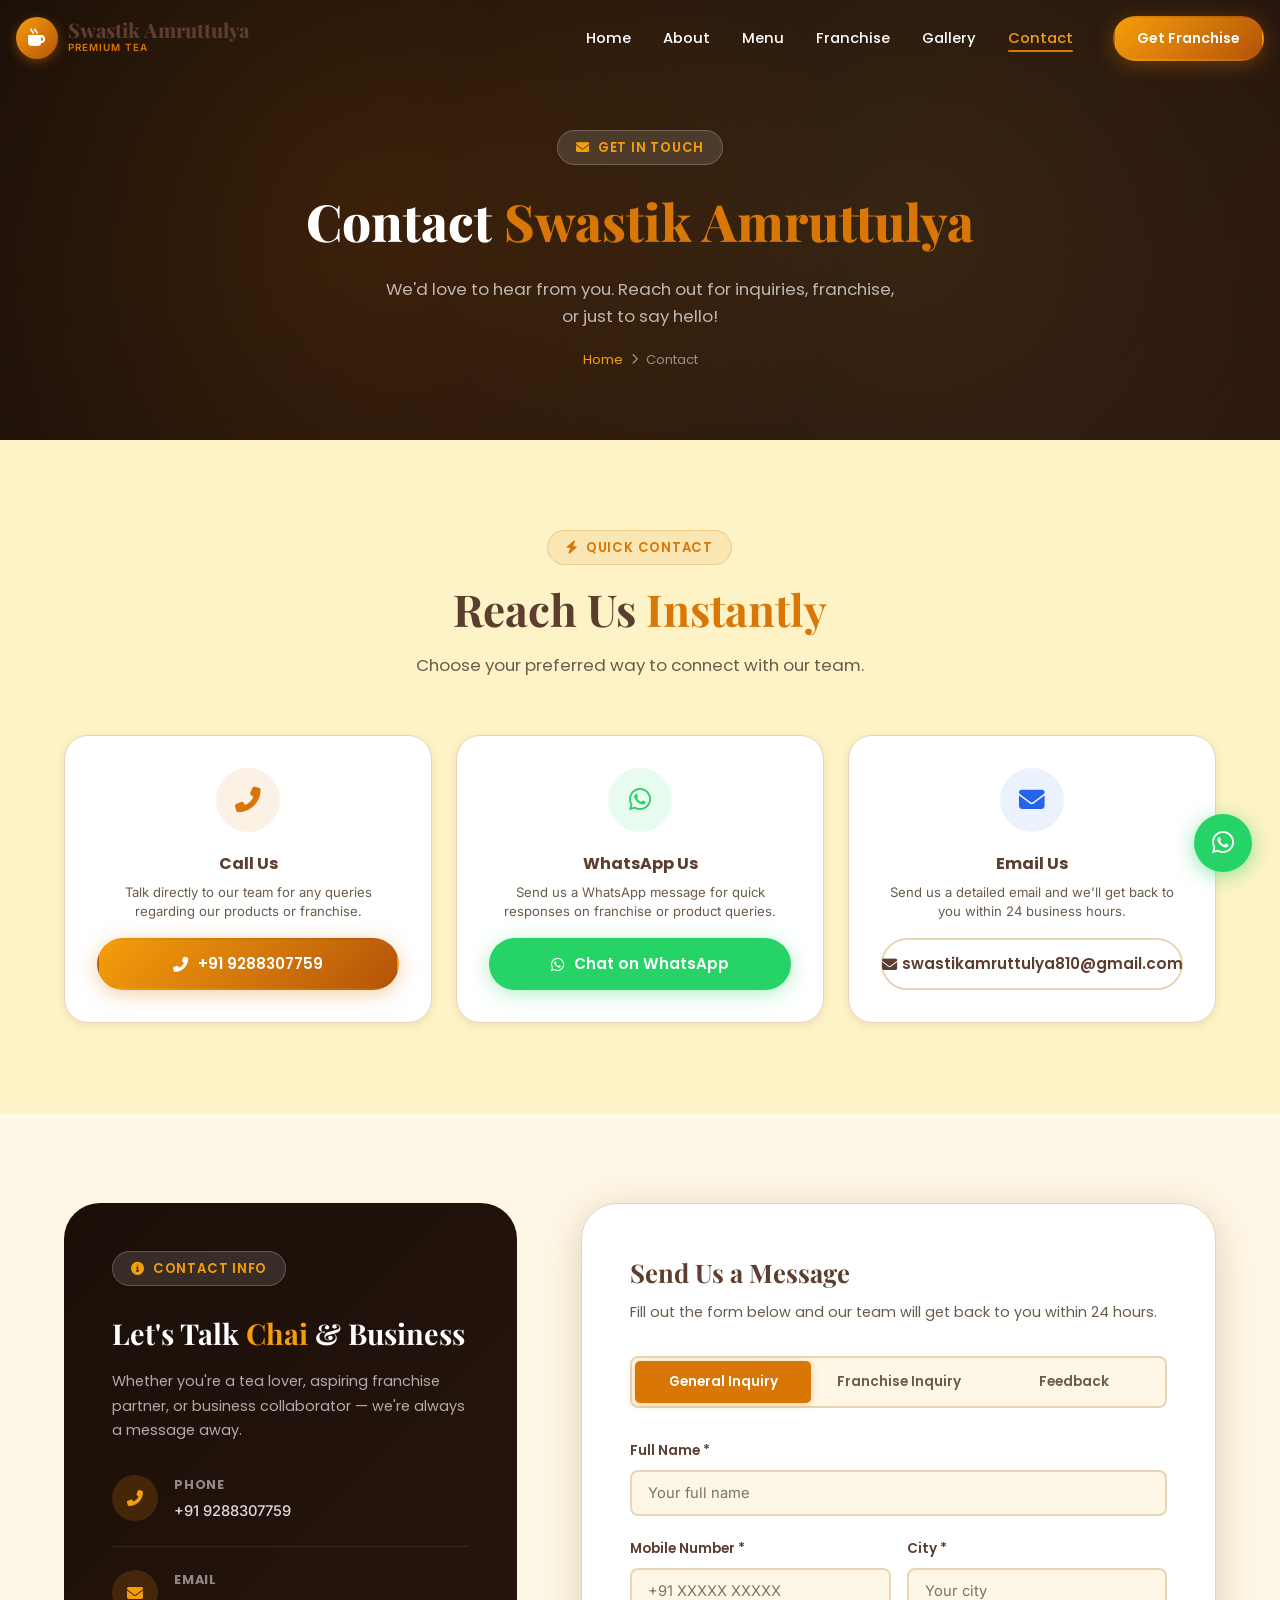
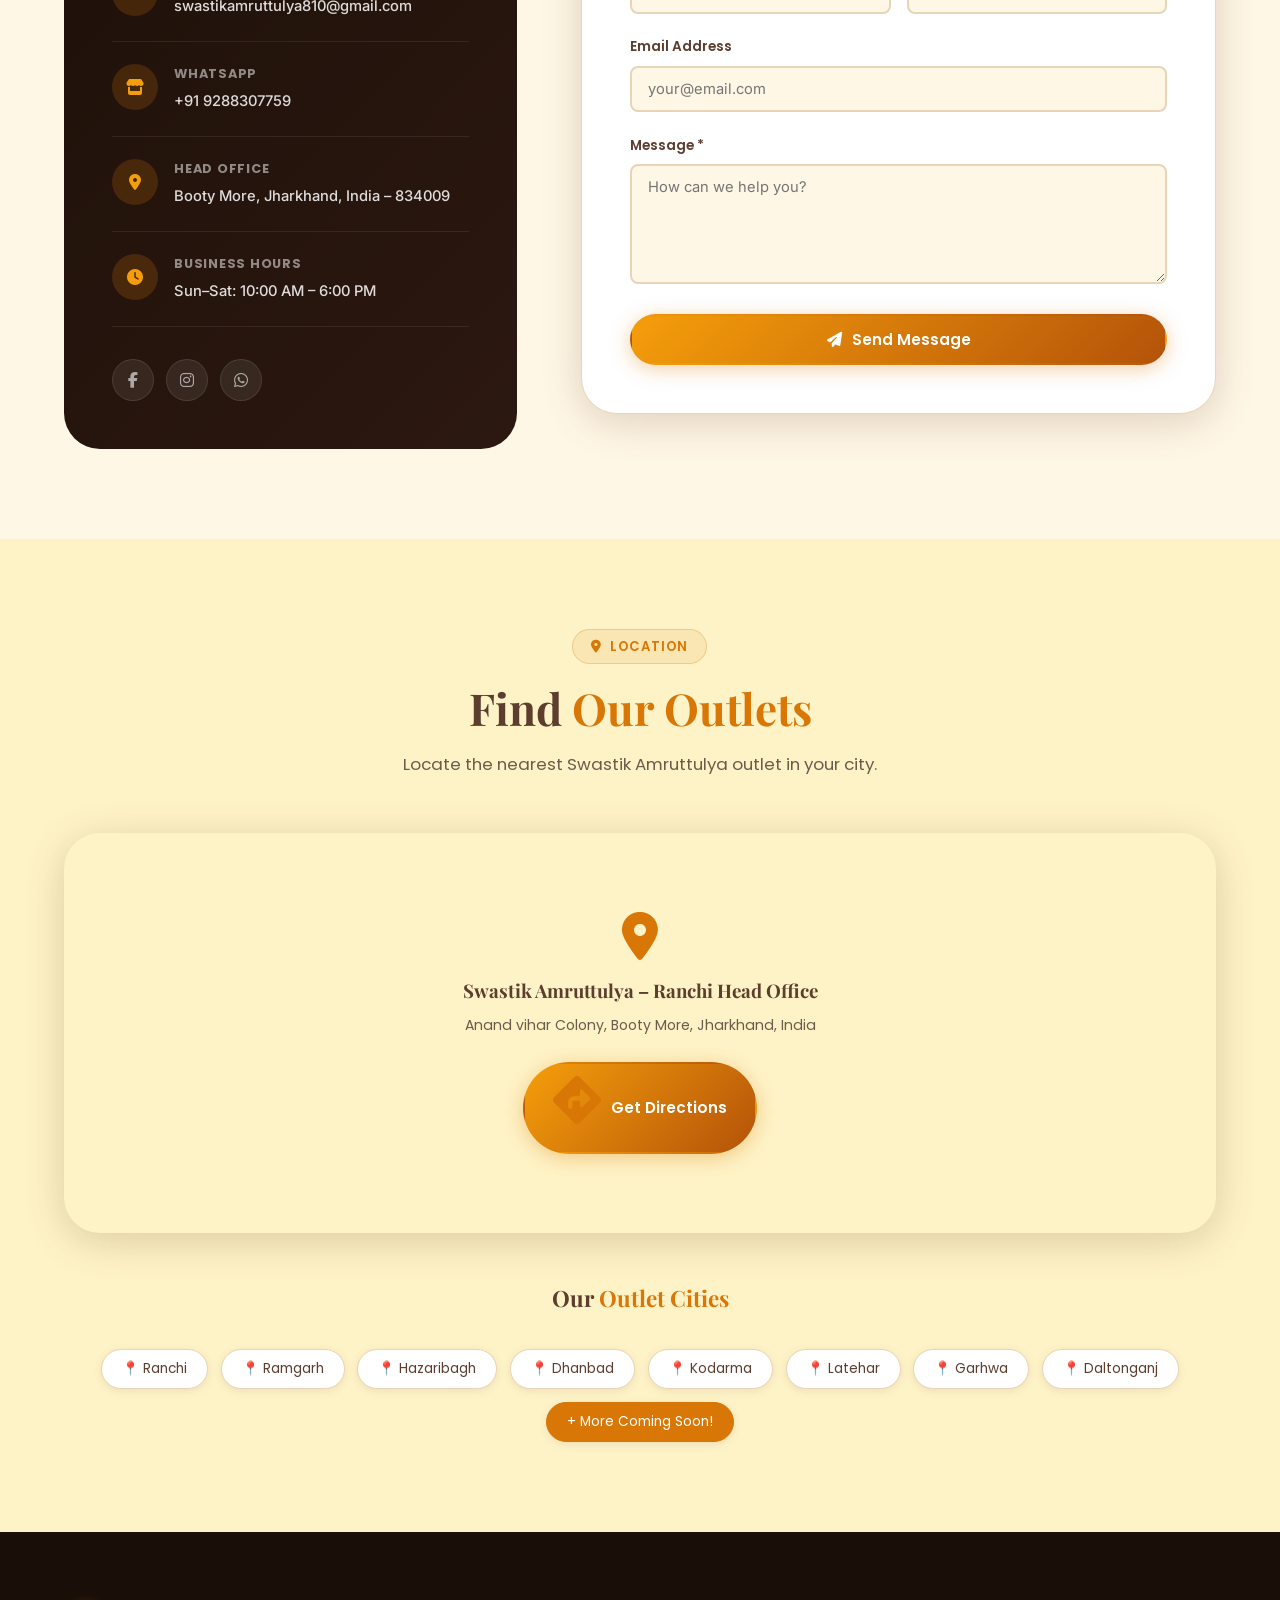
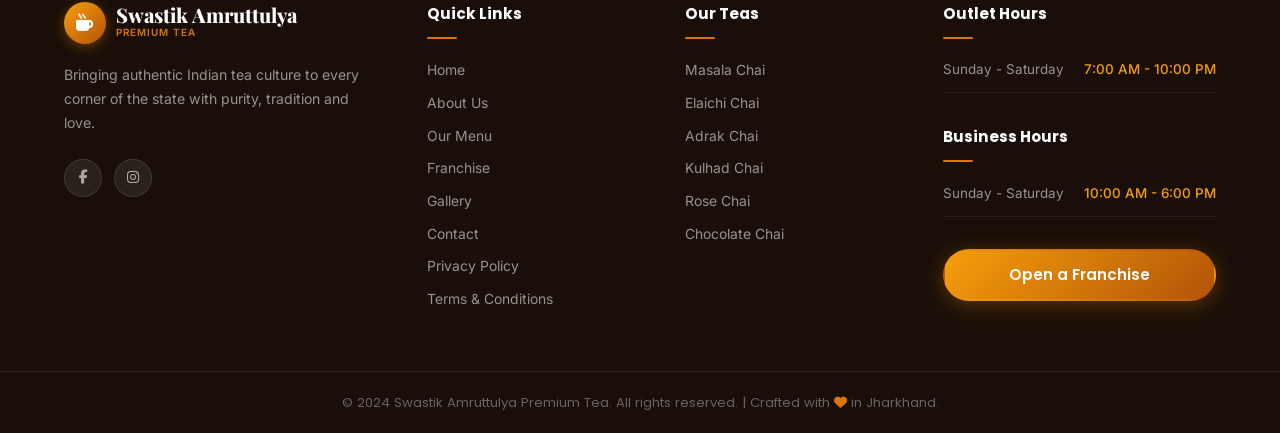
<file: contact.html>
<!doctype html>
<html lang="en">

<head>
  <!-- ================= BASIC SEO ================= -->
  <meta charset="UTF-8" />
  <meta name="viewport" content="width=device-width, initial-scale=1.0" />
  <meta http-equiv="X-UA-Compatible" content="IE=edge" />

  <title>Contact Us – Swastik Amruttulya Premium Tea | Get in Touch</title>

  <meta name="description"
    content="Contact Swastik Amruttulya for franchise inquiries, business partnerships, support, or general questions. Reach us via phone, email, or WhatsApp." />

  <meta name="keywords"
    content="contact Swastik Amruttulya, tea franchise contact, WhatsApp tea business, Indian tea company contact, franchise inquiry India" />

  <meta name="author" content="Swastik Amruttulya" />
  <meta name="robots" content="index, follow" />
  <meta name="theme-color" content="#8b4513" />

  <!-- ================= CANONICAL ================= -->
  <link rel="canonical" href="https://swastikamruttulya.co.in/contact.html" />

  <!-- ================= OPEN GRAPH ================= -->
  <meta property="og:type" content="website" />
  <meta property="og:title" content="Contact Us – Swastik Amruttulya Premium Tea" />
  <meta property="og:description"
    content="Get in touch with Swastik Amruttulya for franchise, business inquiries, and support." />

  <!-- IMPORTANT: use proper preview image -->
  <meta property="og:image" content="https://swastikamruttulya.co.in/images/preview.jpg" />

  <meta property="og:url" content="https://swastikamruttulya.co.in/contact.html" />

  <!-- ================= TWITTER CARD ================= -->
  <meta name="twitter:card" content="summary_large_image" />
  <meta name="twitter:title" content="Contact Swastik Amruttulya Tea Brand" />
  <meta name="twitter:description" content="Reach us for franchise opportunities and business inquiries." />
  <meta name="twitter:image" content="https://swastikamruttulya.co.in/images/preview.jpg" />

  <!-- ================= FAVICON ================= -->
  <link rel="icon" type="image/png" href="images/favicon.png" />
  <link rel="apple-touch-icon" href="images/favicon.png" />

  <!-- ================= PERFORMANCE ================= -->
  <link rel="preconnect" href="https://fonts.googleapis.com" />
  <link rel="preconnect" href="https://fonts.gstatic.com" crossorigin />

  <!-- ================= GOOGLE FONTS ================= -->
  <link
    href="https://fonts.googleapis.com/css2?family=Playfair+Display:wght@400;600;700;800&family=Poppins:wght@300;400;500;600;700&family=Inter:wght@300;400;500&display=swap"
    rel="stylesheet" />

  <!-- ================= ICONS & LIBRARIES ================= -->
  <link rel="stylesheet" href="https://cdn.jsdelivr.net/npm/@fortawesome/fontawesome-free@6.4.0/css/all.min.css" />

  <link rel="stylesheet" href="https://cdn.jsdelivr.net/npm/aos@2.3.4/dist/aos.css" />

  <!-- ================= CUSTOM CSS ================= -->
  <link rel="stylesheet" href="css/style.css" />
  <link rel="stylesheet" href="css/animation.css" />
  <link rel="stylesheet" href="css/responsive.css" />

  <!-- ================= STRUCTURED DATA (LOCAL BUSINESS SEO BOOST) ================= -->
  <script type="application/ld+json">
  {
    "@context": "https://schema.org",
    "@type": "Organization",
    "name": "Swastik Amruttulya",
    "url": "https://swastikamruttulya.co.in/",
    "logo": "https://swastikamruttulya.co.in/images/favicon.png",
    "contactPoint": {
      "@type": "ContactPoint",
      "telephone": "+91-XXXXXXXXXX",
      "contactType": "customer service",
      "availableLanguage": ["English", "Hindi"]
    }
  }
  </script>
  <style>
    .contact-hero-grid {
      display: grid;
      grid-template-columns: 1fr 1.4fr;
      gap: 4rem;
      align-items: start;
    }

    .contact-info-panel {
      background: linear-gradient(135deg, var(--dark-bg), var(--dark-bg-2));
      border-radius: var(--radius-xl);
      padding: 3rem;
      position: sticky;
      top: 100px;
    }

    .contact-info-panel h2 {
      font-family: var(--font-heading);
      font-size: 1.8rem;
      color: var(--white);
      margin-bottom: 0.8rem;
    }

    .contact-info-panel>p {
      color: rgba(255, 255, 255, 0.65);
      font-size: 0.9rem;
      line-height: 1.7;
      margin-bottom: 2rem;
      font-family: var(--font-sub);
    }

    .contact-info-item {
      display: flex;
      align-items: flex-start;
      gap: 1rem;
      margin-bottom: 1.4rem;
      padding-bottom: 1.4rem;
      border-bottom: 1px solid rgba(255, 255, 255, 0.08);
    }

    .contact-info-item:last-of-type {
      border-bottom: none;
    }

    .ci-icon {
      width: 46px;
      height: 46px;
      background: rgba(217, 119, 6, 0.2);
      color: var(--saffron-light);
      border-radius: 50%;
      display: flex;
      align-items: center;
      justify-content: center;
      font-size: 1rem;
      flex-shrink: 0;
      transition: var(--transition);
    }

    .contact-info-item:hover .ci-icon {
      background: var(--saffron);
      color: var(--white);
    }

    .ci-content strong {
      display: block;
      font-family: var(--font-sub);
      font-size: 0.8rem;
      font-weight: 700;
      color: rgba(255, 255, 255, 0.5);
      text-transform: uppercase;
      letter-spacing: 0.06em;
      margin-bottom: 3px;
    }

    .ci-content a,
    .ci-content span {
      font-size: 0.92rem;
      color: rgba(255, 255, 255, 0.85);
      font-weight: 500;
    }

    .ci-content a:hover {
      color: var(--saffron-light);
    }

    .contact-social-row {
      display: flex;
      gap: 0.75rem;
      margin-top: 2rem;
    }

    .contact-social-row a {
      width: 42px;
      height: 42px;
      background: rgba(255, 255, 255, 0.08);
      color: rgba(255, 255, 255, 0.6);
      border-radius: 50%;
      display: flex;
      align-items: center;
      justify-content: center;
      font-size: 1rem;
      transition: var(--transition);
      border: 1px solid rgba(255, 255, 255, 0.1);
    }

    .contact-social-row a:hover {
      background: var(--saffron);
      color: var(--white);
      border-color: var(--saffron);
      transform: translateY(-3px);
    }

    .contact-form-panel {
      background: var(--white);
      border-radius: var(--radius-xl);
      padding: 3rem;
      box-shadow: var(--shadow-lg);
      border: 1px solid var(--border-color);
    }

    .contact-form-panel h3 {
      font-family: var(--font-heading);
      font-size: 1.6rem;
      color: var(--tea-brown);
      margin-bottom: 0.5rem;
    }

    .contact-form-panel>p {
      color: var(--text-muted);
      font-size: 0.9rem;
      font-family: var(--font-sub);
      margin-bottom: 2rem;
    }

    .form-tabs {
      display: flex;
      gap: 0;
      border: 2px solid var(--border-color);
      border-radius: var(--radius-sm);
      padding: 3px;
      margin-bottom: 2rem;
      background: var(--cream);
    }

    .form-tab {
      flex: 1;
      padding: 10px;
      text-align: center;
      font-family: var(--font-sub);
      font-size: 0.85rem;
      font-weight: 600;
      color: var(--text-muted);
      border-radius: calc(var(--radius-sm) - 3px);
      cursor: pointer;
      transition: var(--transition);
    }

    .form-tab.active {
      background: var(--saffron);
      color: var(--white);
      box-shadow: 0 2px 8px rgba(217, 119, 6, 0.3);
    }

    .form-tab-content {
      display: none;
    }

    .form-tab-content.active {
      display: block;
    }

    #form-error {
      background: rgba(239, 68, 68, 0.1);
      color: #dc2626;
      padding: 10px 16px;
      border-radius: var(--radius-sm);
      margin-top: 0.5rem;
      font-size: 0.84rem;
      font-family: var(--font-sub);
      display: none;
    }

    .map-section {
      border-radius: var(--radius-xl);
      overflow: hidden;
      box-shadow: var(--shadow-lg);
      height: 400px;
      background: var(--cream-dark);
      display: flex;
      align-items: center;
      justify-content: center;
      position: relative;
    }

    .map-placeholder {
      text-align: center;
      color: var(--text-muted);
    }

    .map-placeholder i {
      font-size: 3rem;
      color: var(--saffron);
      margin-bottom: 1rem;
      display: block;
    }

    .map-placeholder h3 {
      font-family: var(--font-heading);
      color: var(--tea-brown);
      margin-bottom: 0.5rem;
    }

    .map-placeholder p {
      font-size: 0.88rem;
      font-family: var(--font-sub);
    }

    .quick-contact-grid {
      display: grid;
      grid-template-columns: repeat(3, 1fr);
      gap: 1.5rem;
    }

    .quick-contact-card {
      background: var(--white);
      border-radius: var(--radius-lg);
      padding: 2rem;
      text-align: center;
      box-shadow: var(--shadow-sm);
      border: 1px solid var(--border-color);
      transition: var(--transition);
    }

    .quick-contact-card:hover {
      transform: translateY(-5px);
      box-shadow: var(--shadow-lg);
      border-color: var(--saffron);
    }

    .qc-icon {
      width: 64px;
      height: 64px;
      border-radius: 50%;
      display: flex;
      align-items: center;
      justify-content: center;
      font-size: 1.6rem;
      margin: 0 auto 1.2rem;
    }

    .qc-icon.phone {
      background: rgba(217, 119, 6, 0.1);
      color: var(--saffron);
    }

    .qc-icon.whatsapp {
      background: rgba(37, 211, 102, 0.1);
      color: #25d366;
    }

    .qc-icon.email {
      background: rgba(59, 130, 246, 0.1);
      color: #2563eb;
    }

    .quick-contact-card h4 {
      font-family: var(--font-sub);
      font-size: 1rem;
      font-weight: 700;
      color: var(--tea-brown);
      margin-bottom: 0.4rem;
    }

    .quick-contact-card p {
      font-size: 0.82rem;
      color: var(--text-muted);
      margin-bottom: 1rem;
      line-height: 1.5;
    }

    @media (max-width: 1023px) {
      .contact-hero-grid {
        grid-template-columns: 1fr;
      }

      .contact-info-panel {
        position: static;
      }

      .quick-contact-grid {
        grid-template-columns: 1fr;
      }
    }

    @media (max-width: 767px) {
      .contact-form-panel {
        padding: 2rem;
      }

      .contact-info-panel {
        padding: 2rem;
      }

      .quick-contact-grid {
        grid-template-columns: 1fr;
      }
    }
  </style>
</head>

<body class="site-loading">
  <!-- NAVBAR -->
  <nav class="navbar" id="navbar">
    <div class="nav-container">
      <a href="index.html" class="nav-logo">
        <div class="logo-icon"><i class="fas fa-mug-hot"></i></div>
        <div class="logo-text">
          <span class="logo-name">Swastik Amruttulya</span><span class="logo-tagline">Premium Tea</span>
        </div>
      </a>
      <ul class="nav-links" id="nav-links">
        <li><a href="index.html" class="nav-link">Home</a></li>
        <li><a href="about.html" class="nav-link">About</a></li>
        <li><a href="menu.html" class="nav-link">Menu</a></li>
        <li><a href="franchise.html" class="nav-link">Franchise</a></li>
        <li><a href="gallery.html" class="nav-link">Gallery</a></li>
        <li><a href="contact.html" class="nav-link active">Contact</a></li>
      </ul>
      <a href="franchise.html" class="btn btn-primary nav-cta">Get Franchise</a>
      <button class="hamburger" id="hamburger" aria-label="Toggle navigation">
        <span></span><span></span><span></span>
      </button>
    </div>
  </nav>
  <div class="nav-overlay" id="nav-overlay"></div>

  <!-- PAGE HEADER -->
  <header class="page-header">
    <div class="page-header-content">
      <div class="section-tag light" data-aos="fade-down">
        <i class="fas fa-envelope"></i> Get In Touch
      </div>
      <h1>
        Contact <span class="text-accent">Swastik Amruttulya</span>
      </h1>
      <p data-aos-delay="100">
        We'd love to hear from you. Reach out for inquiries, franchise, or
        just to say hello!
      </p>
      <div class="breadcrumb" data-aos-delay="200">
        <a href="index.html">Home</a>
        <i class="fas fa-chevron-right" style="font-size: 0.7rem"></i>
        <span>Contact</span>
      </div>
    </div>
  </header>

  <!-- QUICK CONTACT -->
  <section class="section-padding bg-warm">
    <div class="container">
      <div class="section-header">
        <div class="section-tag">
          <i class="fas fa-bolt"></i> Quick Contact
        </div>
        <h2 class="section-title">
          Reach Us <span class="text-accent">Instantly</span>
        </h2>
        <p class="section-subtitle">
          Choose your preferred way to connect with our team.
        </p>
      </div>
      <div class="quick-contact-grid">
        <div class="quick-contact-card" data-aos-delay="100">
          <div class="qc-icon phone"><i class="fas fa-phone-alt"></i></div>
          <h4>Call Us</h4>
          <p>
            Talk directly to our team for any queries regarding our products
            or franchise.
          </p>
          <a href="tel:+919288307759" class="btn btn-primary" style="width: 100%; justify-content: center">
            <i class="fas fa-phone-alt"></i> +91 9288307759
          </a>
        </div>
        <div class="quick-contact-card" data-aos-delay="200">
          <div class="qc-icon whatsapp"><i class="fab fa-whatsapp"></i></div>
          <h4>WhatsApp Us</h4>
          <p>
            Send us a WhatsApp message for quick responses on franchise or
            product queries.
          </p>
          <a href="https://wa.me/919288307759?text=Hello%20Swastika%20Amruttulya%2C%20I%20want%20to%20know%20more!"
            target="_blank" rel="noopener" class="btn btn-whatsapp" style="width: 100%; justify-content: center">
            <i class="fab fa-whatsapp"></i> Chat on WhatsApp
          </a>
        </div>
        <div class="quick-contact-card" data-aos-delay="300">
          <div class="qc-icon email"><i class="fas fa-envelope"></i></div>
          <h4>Email Us</h4>
          <p>
            Send us a detailed email and we'll get back to you within 24
            business hours.
          </p>
          <a href="mailto:swastikamruttulya@gmail.com" class="btn btn-outline" style="
                width: 100%;
                justify-content: center;
                color: var(--tea-brown);
                border-color: var(--border-color);
              ">
            <i class="fas fa-envelope"></i>
            <p></p>
            swastikamruttulya810@gmail.com
          </a>
        </div>
      </div>
    </div>
  </section>

  <!-- MAIN CONTACT SECTION -->
  <section class="section-padding">
    <div class="container">
      <div class="contact-hero-grid">
        <!-- Info Panel -->
        <div class="contact-info-panel" data-aos="fade-right">
          <div class="section-tag light" style="margin-bottom: 1.5rem">
            <i class="fas fa-info-circle"></i> Contact Info
          </div>
          <h2>
            Let's Talk <span class="text-accent-light">Chai</span> &amp;
            Business
          </h2>
          <p>
            Whether you're a tea lover, aspiring franchise partner, or
            business collaborator — we're always a message away.
          </p>

          <div class="contact-info-item">
            <div class="ci-icon"><i class="fas fa-phone-alt"></i></div>
            <div class="ci-content">
              <strong>Phone</strong>
              <a href="tel:+919288307759">+91 9288307759</a>
            </div>
          </div>

          <div class="contact-info-item">
            <div class="ci-icon"><i class="fas fa-envelope"></i></div>
            <div class="ci-content">
              <strong>Email</strong>
              <a href="mailto:swastikamruttulya810@gmail.com">swastikamruttulya810@gmail.com</a>
            </div>
          </div>

          <div class="contact-info-item">
            <div class="ci-icon"><i class="fas fa-store"></i></div>
            <div class="ci-content">
              <strong>WhatsApp</strong>
              <a href="https://wa.me/919288307759" target="_blank" rel="noopener">+91 9288307759</a>
            </div>
          </div>

          <div class="contact-info-item">
            <div class="ci-icon"><i class="fas fa-map-marker-alt"></i></div>
            <div class="ci-content">
              <strong>Head Office</strong>
              <span>Booty More, Jharkhand, India – 834009</span>
            </div>
          </div>

          <div class="contact-info-item">
            <div class="ci-icon"><i class="fas fa-clock"></i></div>
            <div class="ci-content">
              <strong>Business Hours</strong>
              <span>Sun–Sat: 10:00 AM – 6:00 PM</span>
            </div>
          </div>

          <div class="contact-social-row">
            <a href="https://www.facebook.com/people/Swastik-Amruttulya/pfbid0iTfprVJwnTGHXu1UyDY3WBAJNkYfhm9nZ9msBiYLEYjNLjeKZQU55zXJ2bKvu9qnl/" aria-label="Facebook"><i
                class="fab fa-facebook-f"></i></a>
            <a href="https://www.instagram.com/swastik_amruttulya81/" aria-label="Instagram"><i
                class="fab fa-instagram"></i></a>
            <a href="https://wa.me/919288307759" target="_blank" rel="noopener" aria-label="WhatsApp"><i
                class="fab fa-whatsapp"></i></a>
          </div>
        </div>

        <!-- Form Panel -->
        <div class="contact-form-panel" data-aos="fade-left">
          <h3>Send Us a Message</h3>
          <p>
            Fill out the form below and our team will get back to you within
            24 hours.
          </p>

          <!-- Form Tabs -->
          <div class="form-tabs">
            <div class="form-tab active" data-tab="general">
              General Inquiry
            </div>
            <div class="form-tab" data-tab="franchise">Franchise Inquiry</div>
            <div class="form-tab" data-tab="feedback">Feedback</div>
          </div>

          <!-- General Form -->
          <div class="form-tab-content active" id="tab-general">
            <form id="contact-form" novalidate>
              <div class="form-group">
                <label for="full-name">Full Name *</label>
                <input type="text" id="full-name" name="fullName" placeholder="Your full name" required />
              </div>
              <div class="form-row">
                <div class="form-group">
                  <label for="mobile">Mobile Number *</label>
                  <input type="tel" id="mobile" name="mobile" placeholder="+91 XXXXX XXXXX" required />
                </div>
                <div class="form-group">
                  <label for="city">City *</label>
                  <input type="text" id="city" name="city" placeholder="Your city" required />
                </div>
              </div>
              <div class="form-group">
                <label for="email">Email Address</label>
                <input type="email" id="email" name="email" placeholder="your@email.com" />
              </div>
              <div class="form-group">
                <label for="message">Message *</label>
                <textarea id="message" name="message" rows="4" placeholder="How can we help you?" required></textarea>
              </div>
              <button type="submit" class="btn btn-primary btn-full">
                <i class="fas fa-paper-plane"></i> Send Message
              </button>
              <div id="form-error"></div>
              <div class="form-success" id="form-success" style="display: none">
                <i class="fas fa-check-circle"></i> Message sent! We'll be in
                touch within 24 hours.
              </div>
            </form>
          </div>

          <!-- Franchise Form Tab -->
          <div class="form-tab-content" id="tab-franchise">
            <div style="text-align: center; padding: 3rem 2rem">
              <div style="font-size: 3rem; margin-bottom: 1rem">🏪</div>
              <h4 style="
                    font-family: var(--font-heading);
                    font-size: 1.3rem;
                    color: var(--tea-brown);
                    margin-bottom: 0.6rem;
                  ">
                Franchise Inquiry
              </h4>
              <p style="
                    font-size: 0.88rem;
                    color: var(--text-muted);
                    margin-bottom: 1.5rem;
                  ">
                For franchise-specific inquiries, please visit our dedicated
                franchise page for a detailed application form.
              </p>
              <a href="franchise.html#apply-now" class="btn btn-primary"><i class="fas fa-store"></i> Apply for
                Franchise</a>
              <br /><br />
              <p style="font-size: 0.82rem; color: var(--text-muted)">
                Or call us directly:
                <a href="tel:+919288307759" style="color: var(--saffron); font-weight: 600">+91 9288307759</a>
              </p>
            </div>
          </div>

          <!-- Feedback Tab -->
          <div class="form-tab-content" id="tab-feedback">
            <form id="feedback-form" novalidate>
              <div class="form-group">
                <label for="fb-name">Your Name</label>
                <input type="text" id="fb-name" placeholder="Your name (optional)" />
              </div>
              <div class="form-group">
                <label for="fb-outlet">Outlet Visited</label>
                <input type="text" id="fb-outlet" placeholder="Which Swastik Amruttulya outlet?" />
              </div>
              <div class="form-group">
                <label>Overall Rating</label>
                <div style="
                      display: flex;
                      gap: 0.5rem;
                      font-size: 1.6rem;
                      color: var(--gold);
                      margin-top: 0.3rem;
                    " id="star-rating">
                  <span class="star" data-v="1" style="cursor: pointer">☆</span>
                  <span class="star" data-v="2" style="cursor: pointer">☆</span>
                  <span class="star" data-v="3" style="cursor: pointer">☆</span>
                  <span class="star" data-v="4" style="cursor: pointer">☆</span>
                  <span class="star" data-v="5" style="cursor: pointer">☆</span>
                </div>
                <input type="hidden" id="fb-rating" value="0" />
              </div>
              <div class="form-group">
                <label for="fb-feedback">Your Feedback *</label>
                <textarea id="fb-feedback" rows="4" placeholder="Share your experience with us..." required></textarea>
              </div>
              <button type="submit" class="btn btn-primary btn-full">
                <i class="fas fa-star"></i> Submit Feedback
              </button>
              <div class="form-success" id="feedback-success" style="display: none">
                <i class="fas fa-check-circle"></i> Thank you for your
                feedback! It means a lot to us.
              </div>
            </form>
          </div>
        </div>
      </div>
    </div>
  </section>

  <!-- MAP SECTION -->
  <section class="section-padding bg-warm">
    <div class="container">
      <div class="section-header">
        <div class="section-tag">
          <i class="fas fa-map-marker-alt"></i> Location
        </div>
        <h2 class="section-title">
          Find <span class="text-accent">Our Outlets</span>
        </h2>
        <p class="section-subtitle">
          Locate the nearest Swastik Amruttulya outlet in your city.
        </p>
      </div>
      <div class="map-section">
        <div class="map-placeholder">
          <i class="fas fa-map-marker-alt"></i>
          <h3>Swastik Amruttulya – Ranchi Head Office</h3>
          <p>Anand vihar Colony, Booty More, Jharkhand, India</p>
          <br />
          <a href="https://maps.app.goo.gl/xQ3JbXAzcVCvMsLf7" target="_blank" rel="noopener" class="btn btn-primary">
            <i class="fas fa-directions"></i> Get Directions
          </a>
        </div>
      </div>

      <!-- Outlet Cities -->
      <div style="margin-top: 3rem">
        <h3 style="
              font-family: var(--font-heading);
              font-size: 1.4rem;
              color: var(--tea-brown);
              text-align: center;
              margin-bottom: 2rem;
            ">
          Our <span class="text-accent">Outlet Cities</span>
        </h3>
        <div style="
              display: flex;
              flex-wrap: wrap;
              gap: 0.8rem;
              justify-content: center;
            ">
          <span style="
                padding: 8px 20px;
                background: var(--white);
                border: 1px solid var(--border-color);
                border-radius: 50px;
                font-family: var(--font-sub);
                font-size: 0.85rem;
                color: var(--tea-brown);
                box-shadow: var(--shadow-sm);
              ">📍 Ranchi</span>
          <span style="
                padding: 8px 20px;
                background: var(--white);
                border: 1px solid var(--border-color);
                border-radius: 50px;
                font-family: var(--font-sub);
                font-size: 0.85rem;
                color: var(--tea-brown);
                box-shadow: var(--shadow-sm);
              ">📍 Ramgarh</span>
          <span style="
                padding: 8px 20px;
                background: var(--white);
                border: 1px solid var(--border-color);
                border-radius: 50px;
                font-family: var(--font-sub);
                font-size: 0.85rem;
                color: var(--tea-brown);
                box-shadow: var(--shadow-sm);
              ">📍 Hazaribagh</span>
          <span style="
                padding: 8px 20px;
                background: var(--white);
                border: 1px solid var(--border-color);
                border-radius: 50px;
                font-family: var(--font-sub);
                font-size: 0.85rem;
                color: var(--tea-brown);
                box-shadow: var(--shadow-sm);
              ">📍 Dhanbad</span>
          <span style="
                padding: 8px 20px;
                background: var(--white);
                border: 1px solid var(--border-color);
                border-radius: 50px;
                font-family: var(--font-sub);
                font-size: 0.85rem;
                color: var(--tea-brown);
                box-shadow: var(--shadow-sm);
              ">📍 Kodarma</span>
          <span style="
                padding: 8px 20px;
                background: var(--white);
                border: 1px solid var(--border-color);
                border-radius: 50px;
                font-family: var(--font-sub);
                font-size: 0.85rem;
                color: var(--tea-brown);
                box-shadow: var(--shadow-sm);
              ">📍 Latehar</span>
          <span style="
                padding: 8px 20px;
                background: var(--white);
                border: 1px solid var(--border-color);
                border-radius: 50px;
                font-family: var(--font-sub);
                font-size: 0.85rem;
                color: var(--tea-brown);
                box-shadow: var(--shadow-sm);
              ">📍 Garhwa</span>
          <span style="
                padding: 8px 20px;
                background: var(--white);
                border: 1px solid var(--border-color);
                border-radius: 50px;
                font-family: var(--font-sub);
                font-size: 0.85rem;
                color: var(--tea-brown);
                box-shadow: var(--shadow-sm);
              ">📍 Daltonganj</span>
          <span style="
                padding: 8px 20px;
                background: var(--saffron);
                border: 1px solid var(--saffron);
                border-radius: 50px;
                font-family: var(--font-sub);
                font-size: 0.85rem;
                color: var(--white);
                box-shadow: var(--shadow-sm);
              ">+ More Coming Soon!</span>
        </div>
      </div>
    </div>
  </section>

  <!-- FOOTER -->
  <footer class="footer">
    <div class="footer-top">
      <div class="container">
        <div class="footer-grid">
          <div class="footer-brand">
            <a href="index.html" class="nav-logo">
              <div class="logo-icon"><i class="fas fa-mug-hot"></i></div>
              <div class="logo-text">
                <span class="logo-name">Swastik Amruttulya</span>
                <span class="logo-tagline">Premium Tea</span>
              </div>
            </a>
            <p class="footer-desc">
              Bringing authentic Indian tea culture to every corner of the
              state with purity, tradition and love.
            </p>
            <div class="footer-social">
              <a href="https://www.facebook.com/profile.php?id=61587796816020" aria-label="Facebook">
                <i class="fab fa-facebook-f"></i>
              </a>
              <a href="https://www.instagram.com/swastikamruttulya/" aria-label="Instagram">
                <i class="fab fa-instagram"></i>
              </a>
            </div>
          </div>

          <div class="footer-links">
            <h4>Quick Links</h4>
            <ul>
              <li><a href="index.html">Home</a></li>
              <li><a href="about.html">About Us</a></li>
              <li><a href="menu.html">Our Menu</a></li>
              <li><a href="franchise.html">Franchise</a></li>
              <li><a href="gallery.html">Gallery</a></li>
              <li><a href="contact.html">Contact</a></li>
              <li><a href="privacy-policy.html">Privacy Policy</a></li>
              <li><a href="terms.html">Terms &amp; Conditions</a></li>
            </ul>
          </div>

          <div class="footer-links">
            <h4>Our Teas</h4>
            <ul>
              <li><a href="menu.html">Masala Chai</a></li>
              <li><a href="menu.html">Elaichi Chai</a></li>
              <li><a href="menu.html">Adrak Chai</a></li>
              <li><a href="menu.html">Kulhad Chai</a></li>
              <li><a href="menu.html">Rose Chai</a></li>
              <li><a href="menu.html">Chocolate Chai</a></li>
            </ul>
          </div>

          <div class="footer-hours">
            <h4>Outlet Hours</h4>
            <div class="hours-list">
              <div class="hours-item">
                <span>Sunday - Saturday</span>
                <span>7:00 AM - 10:00 PM</span>
              </div>
            </div>

            <div class="footer-hours footer-business-hours">
              <h4>Business Hours</h4>
              <div class="hours-list">
                <div class="hours-item">
                  <span>Sunday - Saturday</span>
                  <span>10:00 AM - 6:00 PM</span>
                </div>
              </div>
              <a href="franchise.html" class="btn btn-primary mt-2 btn-sm-full">Open a Franchise</a>
            </div>
          </div>
        </div>
      </div>
    </div>

    <div class="footer-bottom">
      <div class="container">
        <p>
          © 2024 Swastik Amruttulya Premium Tea. All rights reserved. |
          Crafted with <i class="fas fa-heart text-accent"></i> in Jharkhand.
        </p>
      </div>
    </div>
  </footer>

  <a href="https://wa.me/919288307759?text=Hi%2C%20I%20want%20to%20apply%20for%20Swastika%20Amruttulya%20Franchise"
    target="_blank" rel="noopener" class="whatsapp-float" aria-label="WhatsApp"><i class="fab fa-whatsapp"></i><span
      class="whatsapp-tooltip">Chat with us!</span></a>
  <button class="scroll-top" id="scroll-top" aria-label="Scroll to top">
    <i class="fas fa-chevron-up"></i>
  </button>

  <script defer src="https://cdn.jsdelivr.net/npm/aos@2.3.4/dist/aos.js"></script>
  <script defer src="js/main.js"></script>
  <script defer src="js/forms.js"></script>
  <script>
    // Form Tabs
    document.querySelectorAll(".form-tab").forEach((tab) => {
      tab.addEventListener("click", () => {
        document
          .querySelectorAll(".form-tab")
          .forEach((t) => t.classList.remove("active"));
        document
          .querySelectorAll(".form-tab-content")
          .forEach((c) => c.classList.remove("active"));
        tab.classList.add("active");
        const id = "tab-" + tab.dataset.tab;
        document.getElementById(id).classList.add("active");
      });
    });

    // Star Rating
    let selectedRating = 0;
    document.querySelectorAll(".star").forEach((star) => {
      star.addEventListener("click", () => {
        selectedRating = parseInt(star.dataset.v);
        document.getElementById("fb-rating").value = selectedRating;
        document.querySelectorAll(".star").forEach((s, i) => {
          s.textContent = i < selectedRating ? "★" : "☆";
        });
      });
      star.addEventListener("mouseover", () => {
        const v = parseInt(star.dataset.v);
        document.querySelectorAll(".star").forEach((s, i) => {
          s.textContent = i < v ? "★" : "☆";
        });
      });
      star.addEventListener("mouseout", () => {
        document.querySelectorAll(".star").forEach((s, i) => {
          s.textContent = i < selectedRating ? "★" : "☆";
        });
      });
    });

    // Feedback Form → WhatsApp
    document
      .getElementById("feedback-form")
      ?.addEventListener("submit", (e) => {
        e.preventDefault();

        const name =
          document.getElementById("fb-name").value.trim() || "Anonymous";

        const outlet =
          document.getElementById("fb-outlet").value.trim() || "Not Specified";

        const rating = document.getElementById("fb-rating").value || "Not Rated";

        const feedback =
          document.getElementById("fb-feedback").value.trim();

        if (!feedback) {
          alert("Please enter your feedback.");
          return;
        }

        const message =
          `⭐ New Customer Feedback

            👤 Name: ${name}

            🏪 Outlet: ${outlet}

            ⭐ Rating: ${rating}/5

            💬 Feedback:
            ${feedback}`;

        const whatsappNumber = "919288307759";

        const whatsappURL =
          `https://wa.me/${whatsappNumber}?text=${encodeURIComponent(message)}`;

        window.open(whatsappURL, "_blank");

        document.getElementById("feedback-form").reset();

        selectedRating = 0;

        document.querySelectorAll(".star").forEach((s) => {
          s.textContent = "☆";
        });
      });
  </script>
</body>

</html>
</file>
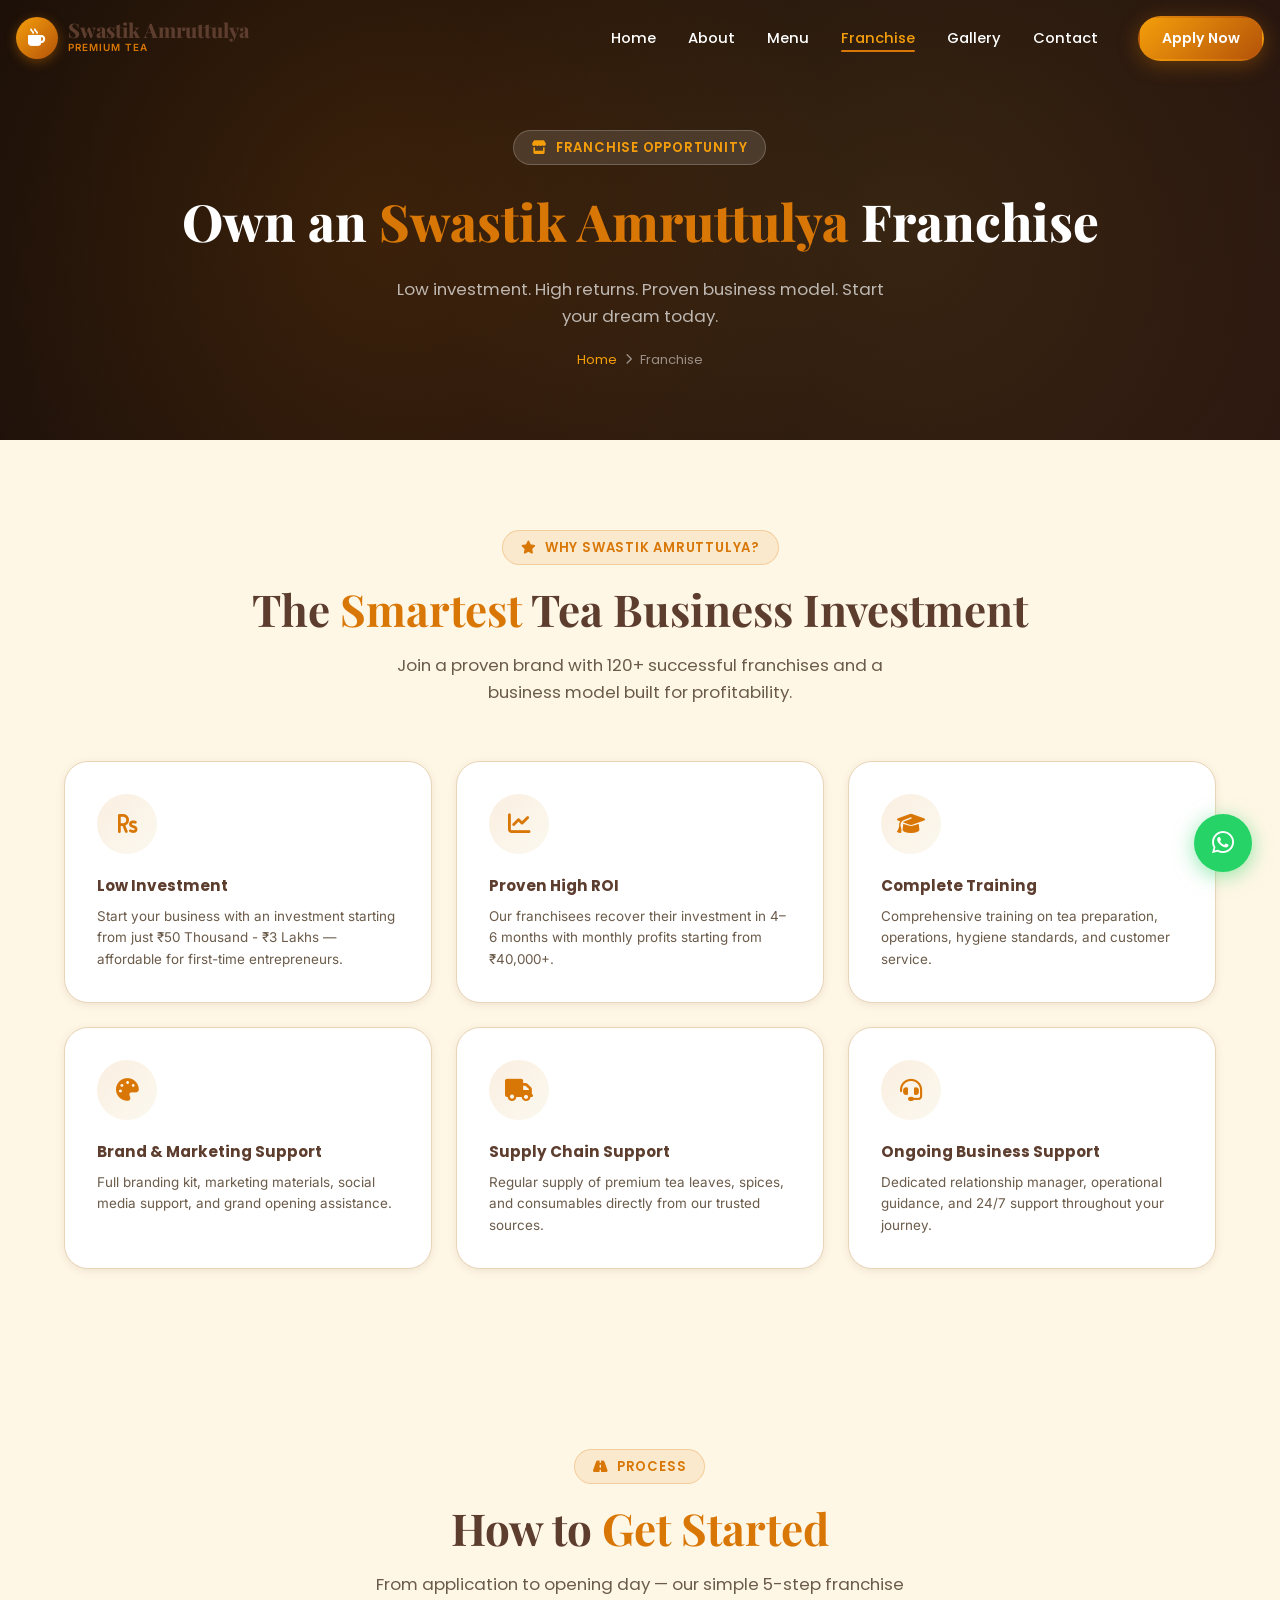
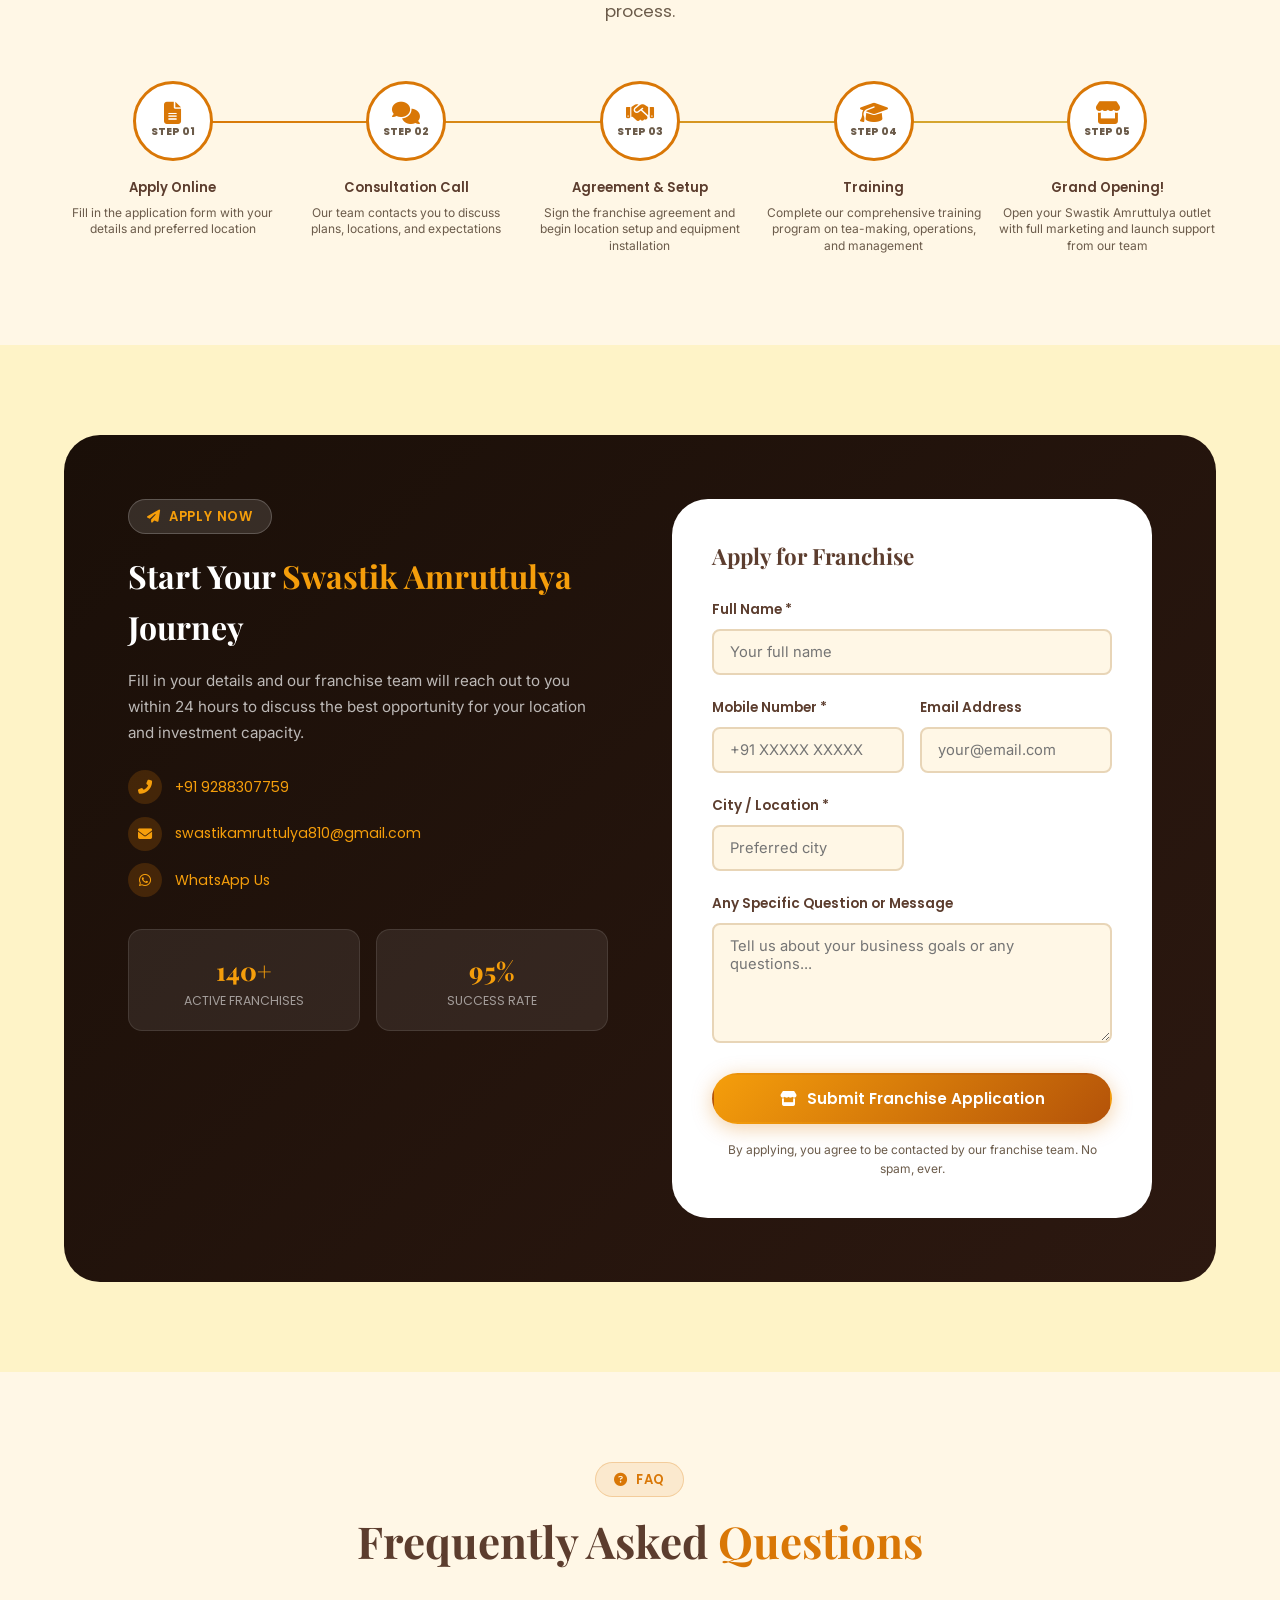
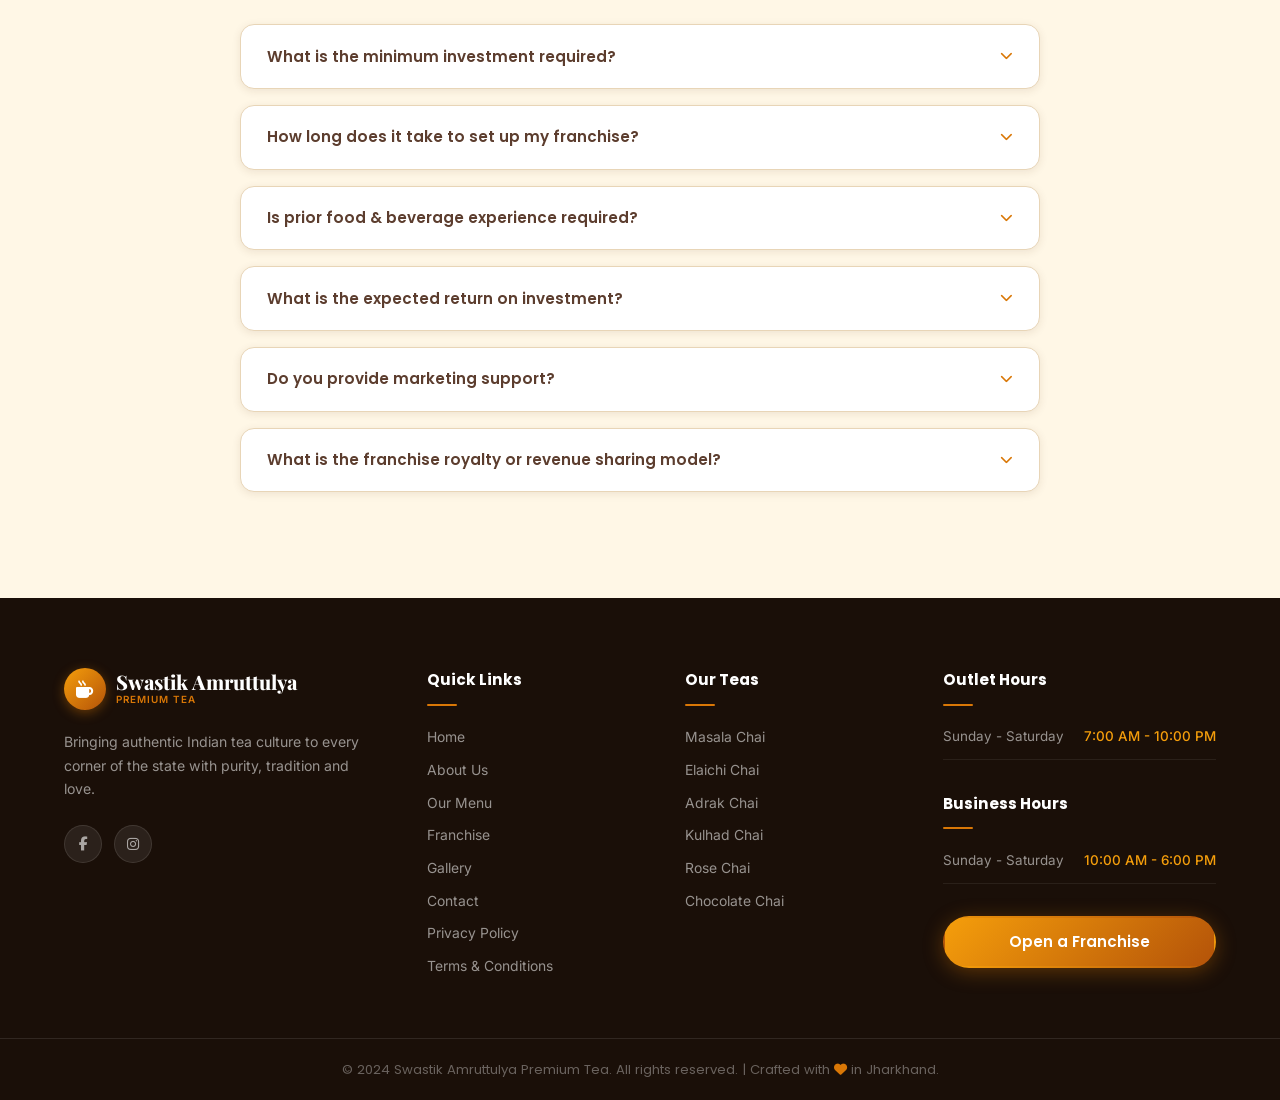
<file: franchise.html>
<!doctype html>
<html lang="en">

<head>
  <!-- ================= BASIC SEO ================= -->
  <meta charset="UTF-8" />
  <meta name="viewport" content="width=device-width, initial-scale=1.0" />
  <meta http-equiv="X-UA-Compatible" content="IE=edge" />

  <title>Franchise – Swastik Amruttulya Premium Tea | Start Your Tea Business</title>

  <meta name="description"
    content="Apply for Swastik Amruttulya Tea Franchise. Low investment, high returns, and a proven business model. Start your premium tea business across India." />

  <meta name="keywords"
    content="tea franchise India, Swastik Amruttulya franchise, chai business, tea shop franchise, low investment business India, tea startup India" />

  <meta name="author" content="Swastik Amruttulya" />
  <meta name="robots" content="index, follow" />
  <meta name="theme-color" content="#8b4513" />

  <!-- ================= CANONICAL ================= -->
  <link rel="canonical" href="https://swastikamruttulya.co.in/franchise.html" />

  <!-- ================= OPEN GRAPH ================= -->
  <meta property="og:type" content="website" />
  <meta property="og:title" content="Franchise – Swastik Amruttulya Premium Tea" />
  <meta property="og:description"
    content="Start your tea business with Swastik Amruttulya Franchise. Low investment, high returns, proven business model." />

  <!-- IMPORTANT: use proper banner image (not favicon) -->
  <meta property="og:image" content="https://swastikamruttulya.co.in/images/preview.jpg" />

  <meta property="og:url" content="https://swastikamruttulya.co.in/franchise.html" />

  <!-- ================= TWITTER CARD ================= -->
  <meta name="twitter:card" content="summary_large_image" />
  <meta name="twitter:title" content="Franchise – Swastik Amruttulya Tea Business" />
  <meta name="twitter:description"
    content="Start your own tea business with low investment and high profit franchise model." />
  <meta name="twitter:image" content="https://swastikamruttulya.co.in/images/preview.jpg" />

  <!-- ================= FAVICON ================= -->
  <link rel="icon" type="image/png" href="images/favicon.png" />
  <link rel="apple-touch-icon" href="images/favicon.png" />

  <!-- ================= PERFORMANCE ================= -->
  <link rel="preconnect" href="https://fonts.googleapis.com" />
  <link rel="preconnect" href="https://fonts.gstatic.com" crossorigin />

  <!-- ================= GOOGLE FONTS ================= -->
  <link
    href="https://fonts.googleapis.com/css2?family=Playfair+Display:wght@400;600;700;800&family=Poppins:wght@300;400;500;600;700&family=Mukta:wght@400;500;600;700&family=Inter:wght@300;400;500&display=swap"
    rel="stylesheet" />

  <!-- ================= ICONS & LIBRARIES ================= -->
  <link rel="stylesheet" href="https://cdn.jsdelivr.net/npm/@fortawesome/fontawesome-free@6.4.0/css/all.min.css" />

  <link rel="stylesheet" href="https://cdn.jsdelivr.net/npm/aos@2.3.4/dist/aos.css" />

  <!-- ================= CUSTOM CSS ================= -->
  <link rel="stylesheet" href="css/style.css" />
  <link rel="stylesheet" href="css/animation.css" />
  <link rel="stylesheet" href="css/responsive.css" />

  <!-- ================= STRUCTURED DATA (VERY IMPORTANT FOR FRANCHISE SEO) ================= -->
  <script type="application/ld+json">
  {
    "@context": "https://schema.org",
    "@type": "Organization",
    "name": "Swastik Amruttulya",
    "url": "https://swastikamruttulya.co.in/",
    "logo": "https://swastikamruttulya.co.in/images/favicon.png",
    "description": "Premium Indian tea brand offering franchise opportunities across India.",
    "sameAs": []
  }
  </script>
  <style>
    .franchise-plans {
      display: grid;
      grid-template-columns: repeat(3, 1fr);
      gap: 2rem;
      margin-bottom: 4rem;
    }

    .plan-card {
      background: var(--white);
      border-radius: var(--radius-xl);
      padding: 2.5rem 2rem;
      box-shadow: var(--shadow-md);
      border: 2px solid var(--border-color);
      text-align: center;
      transition: var(--transition);
      position: relative;
    }

    .plan-card.featured {
      border-color: var(--saffron);
      transform: scale(1.04);
      box-shadow: var(--shadow-xl);
    }

    .plan-card:hover {
      transform: translateY(-8px) scale(1.01);
      box-shadow: var(--shadow-xl);
      border-color: var(--saffron);
    }

    .plan-card.featured:hover {
      transform: scale(1.06) translateY(-4px);
    }

    .plan-badge-top {
      position: absolute;
      top: -14px;
      left: 50%;
      transform: translateX(-50%);
      background: var(--saffron);
      color: var(--white);
      padding: 4px 20px;
      border-radius: 50px;
      font-size: 0.75rem;
      font-weight: 700;
      font-family: var(--font-sub);
      text-transform: uppercase;
      white-space: nowrap;
    }

    .plan-icon {
      font-size: 3rem;
      margin-bottom: 1rem;
    }

    .plan-name {
      font-family: var(--font-heading);
      font-size: 1.4rem;
      font-weight: 800;
      color: var(--tea-brown);
      margin-bottom: 0.4rem;
    }

    .plan-tagline {
      font-size: 0.82rem;
      color: var(--text-muted);
      font-family: var(--font-sub);
      margin-bottom: 1.5rem;
    }

    .plan-price {
      font-family: var(--font-heading);
      font-size: 2.4rem;
      font-weight: 800;
      color: var(--saffron-dark);
      line-height: 1;
      margin-bottom: 0.4rem;
    }

    .plan-price-sub {
      font-size: 0.78rem;
      color: var(--text-muted);
      font-family: var(--font-sub);
      margin-bottom: 1.8rem;
    }

    .plan-features {
      list-style: none;
      margin-bottom: 2rem;
      text-align: left;
    }

    .plan-features li {
      display: flex;
      align-items: flex-start;
      gap: 0.75rem;
      font-size: 0.86rem;
      color: var(--text-muted);
      font-family: var(--font-sub);
      padding: 0.5rem 0;
      border-bottom: 1px solid var(--border-color);
    }

    .plan-features li:last-child {
      border-bottom: none;
    }

    .plan-features li i {
      color: var(--saffron);
      margin-top: 2px;
      flex-shrink: 0;
    }

    .plan-divider {
      width: 50px;
      height: 3px;
      background: var(--saffron);
      border-radius: 3px;
      margin: 1.2rem auto;
    }

    .franchise-steps {
      display: grid;
      grid-template-columns: repeat(5, 1fr);
      gap: 1rem;
      position: relative;
    }

    .franchise-steps::before {
      content: "";
      position: absolute;
      top: 40px;
      left: 10%;
      right: 10%;
      height: 2px;
      background: linear-gradient(90deg, var(--saffron), var(--gold));
    }

    .step-item {
      text-align: center;
      position: relative;
      z-index: 2;
    }

    .step-circle {
      width: 80px;
      height: 80px;
      background: var(--white);
      border: 3px solid var(--saffron);
      border-radius: 50%;
      display: flex;
      flex-direction: column;
      align-items: center;
      justify-content: center;
      margin: 0 auto 1rem;
      transition: var(--transition);
    }

    .step-item:hover .step-circle {
      background: var(--saffron);
      color: var(--white);
    }

    .step-circle i {
      font-size: 1.4rem;
      color: var(--saffron);
      transition: var(--transition);
    }

    .step-item:hover .step-circle i {
      color: var(--white);
    }

    .step-num {
      font-size: 0.65rem;
      font-weight: 800;
      font-family: var(--font-sub);
      color: var(--text-muted);
      transition: var(--transition);
    }

    .step-item:hover .step-num {
      color: rgba(255, 255, 255, 0.8);
    }

    .step-label {
      font-family: var(--font-sub);
      font-size: 0.82rem;
      font-weight: 600;
      color: var(--tea-brown);
    }

    .step-desc {
      font-size: 0.75rem;
      color: var(--text-muted);
      margin-top: 0.4rem;
      line-height: 1.4;
    }

    .benefits-grid-f {
      display: grid;
      grid-template-columns: repeat(3, 1fr);
      gap: 1.5rem;
    }

    .benefit-card-f {
      background: var(--white);
      border-radius: var(--radius-lg);
      padding: 2rem;
      box-shadow: var(--shadow-sm);
      border: 1px solid var(--border-color);
      transition: var(--transition);
    }

    .benefit-card-f:hover {
      transform: translateY(-4px);
      box-shadow: var(--shadow-lg);
      border-color: var(--saffron);
    }

    .benefit-card-f .benefit-icon-lg {
      width: 60px;
      height: 60px;
      background: linear-gradient(135deg,
          rgba(217, 119, 6, 0.12),
          rgba(212, 175, 55, 0.08));
      color: var(--saffron);
      border-radius: 50%;
      display: flex;
      align-items: center;
      justify-content: center;
      font-size: 1.4rem;
      margin-bottom: 1.2rem;
    }

    .benefit-card-f h4 {
      font-family: var(--font-sub);
      font-size: 0.95rem;
      font-weight: 700;
      color: var(--tea-brown);
      margin-bottom: 0.5rem;
    }

    .benefit-card-f p {
      font-size: 0.84rem;
      color: var(--text-muted);
      line-height: 1.6;
    }

    .franchise-form-section {
      background: linear-gradient(135deg, var(--dark-bg), var(--dark-bg-2));
      border-radius: var(--radius-xl);
      padding: 4rem;
      display: grid;
      grid-template-columns: 1fr 1fr;
      gap: 4rem;
      align-items: start;
    }

    .franchise-form-info h2 {
      font-family: var(--font-heading);
      font-size: 2rem;
      color: var(--white);
      margin-bottom: 1rem;
    }

    .franchise-form-info p {
      color: rgba(255, 255, 255, 0.7);
      font-size: 0.95rem;
      line-height: 1.7;
      margin-bottom: 1.5rem;
    }

    .f-contact-item {
      display: flex;
      align-items: center;
      gap: 0.8rem;
      margin-bottom: 0.8rem;
      color: rgba(255, 255, 255, 0.75);
      font-family: var(--font-sub);
      font-size: 0.88rem;
    }

    .f-contact-item i {
      width: 34px;
      height: 34px;
      background: rgba(217, 119, 6, 0.2);
      color: var(--saffron-light);
      border-radius: 50%;
      display: flex;
      align-items: center;
      justify-content: center;
      flex-shrink: 0;
    }

    .f-contact-item a {
      color: var(--saffron-light);
    }

    .franchise-form-wrapper {
      background: var(--white);
      border-radius: var(--radius-xl);
      padding: 2.5rem;
    }

    .franchise-form-wrapper h3 {
      font-family: var(--font-heading);
      font-size: 1.4rem;
      color: var(--tea-brown);
      margin-bottom: 1.5rem;
    }

    #franchise-form-error {
      background: rgba(239, 68, 68, 0.1);
      color: #dc2626;
      padding: 10px 16px;
      border-radius: var(--radius-sm);
      margin-top: 0.5rem;
      font-size: 0.84rem;
      font-family: var(--font-sub);
      display: none;
    }

    #franchise-form-success {
      background: rgba(37, 211, 102, 0.1);
      color: #16a34a;
      padding: 12px 16px;
      border-radius: var(--radius-sm);
      margin-top: 1rem;
      font-family: var(--font-sub);
      font-size: 0.88rem;
      display: none;
      align-items: center;
      gap: 8px;
      border: 1px solid rgba(37, 211, 102, 0.3);
    }

    .faq-list {
      max-width: 800px;
      margin: 0 auto;
    }

    .faq-item {
      background: var(--white);
      border-radius: var(--radius-md);
      margin-bottom: 1rem;
      box-shadow: var(--shadow-sm);
      border: 1px solid var(--border-color);
      overflow: hidden;
    }

    .faq-question {
      padding: 1.2rem 1.6rem;
      font-family: var(--font-sub);
      font-weight: 600;
      font-size: 0.95rem;
      color: var(--tea-brown);
      cursor: pointer;
      display: flex;
      justify-content: space-between;
      align-items: center;
      transition: var(--transition);
    }

    .faq-question:hover {
      color: var(--saffron);
    }

    .faq-question i {
      font-size: 0.8rem;
      color: var(--saffron);
      transition: var(--transition);
      flex-shrink: 0;
    }

    .faq-answer {
      padding: 0 1.6rem;
      font-size: 0.88rem;
      color: var(--text-muted);
      line-height: 1.7;
      max-height: 0;
      overflow: hidden;
      transition:
        max-height 0.4s ease,
        padding 0.3s ease;
    }

    .faq-item.open .faq-answer {
      max-height: 200px;
      padding-bottom: 1.2rem;
    }

    .faq-item.open .faq-question i {
      transform: rotate(180deg);
    }

    @media (max-width: 1023px) {
      .franchise-plans {
        grid-template-columns: 1fr;
      }

      .plan-card.featured {
        transform: none;
      }

      .franchise-steps {
        grid-template-columns: repeat(3, 1fr);
      }

      .franchise-steps::before {
        display: none;
      }

      .benefits-grid-f {
        grid-template-columns: repeat(2, 1fr);
      }

      .franchise-form-section {
        grid-template-columns: 1fr;
        gap: 2rem;
        padding: 2.5rem;
      }
    }

    @media (max-width: 767px) {
      .franchise-steps {
        grid-template-columns: 1fr 1fr;
      }

      .benefits-grid-f {
        grid-template-columns: 1fr;
      }

      .franchise-form-section {
        padding: 1.8rem;
      }

      .franchise-form-wrapper {
        padding: 1.6rem;
      }
    }
  </style>
</head>

<body class="site-loading">
  <!-- NAVBAR -->
  <nav class="navbar" id="navbar">
    <div class="nav-container">
      <a href="index.html" class="nav-logo">
        <div class="logo-icon"><i class="fas fa-mug-hot"></i></div>
        <div class="logo-text">
          <span class="logo-name">Swastik Amruttulya</span><span class="logo-tagline">Premium Tea</span>
        </div>
      </a>
      <ul class="nav-links" id="nav-links">
        <li><a href="index.html" class="nav-link">Home</a></li>
        <li><a href="about.html" class="nav-link">About</a></li>
        <li><a href="menu.html" class="nav-link">Menu</a></li>
        <li>
          <a href="franchise.html" class="nav-link active">Franchise</a>
        </li>
        <li><a href="gallery.html" class="nav-link">Gallery</a></li>
        <li><a href="contact.html" class="nav-link">Contact</a></li>
      </ul>
      <a href="#apply-now" class="btn btn-primary nav-cta">Apply Now</a>
      <button class="hamburger" id="hamburger" aria-label="Toggle navigation">
        <span></span><span></span><span></span>
      </button>
    </div>
  </nav>
  <div class="nav-overlay" id="nav-overlay"></div>

  <!-- PAGE HEADER -->
  <header class="page-header">
    <div class="page-header-content">
      <div class="section-tag light" data-aos="fade-down">
        <i class="fas fa-store"></i> Franchise Opportunity
      </div>
      <h1>
        Own an <span class="text-accent">Swastik Amruttulya</span> Franchise
      </h1>
      <p data-aos-delay="100">
        Low investment. High returns. Proven business model. Start your dream
        today.
      </p>
      <div class="breadcrumb" data-aos-delay="200">
        <a href="index.html">Home</a>
        <i class="fas fa-chevron-right" style="font-size: 0.7rem"></i>
        <span>Franchise</span>
      </div>
    </div>
  </header>

  <!-- WHY FRANCHISE -->
  <section class="section-padding">
    <div class="container">
      <div class="section-header">
        <div class="section-tag">
          <i class="fas fa-star"></i> Why Swastik Amruttulya?
        </div>
        <h2 class="section-title">
          The <span class="text-accent">Smartest</span> Tea Business
          Investment
        </h2>
        <p class="section-subtitle">
          Join a proven brand with 120+ successful franchises and a business
          model built for profitability.
        </p>
      </div>

      <div class="benefits-grid-f">
        <div class="benefit-card-f" data-aos-delay="100">
          <div class="benefit-icon-lg"><i class="fas fa-rupee-sign"></i></div>
          <h4>Low Investment</h4>
          <p>
            Start your business with an investment starting from just ₹50
            Thousand - ₹3 Lakhs — affordable for first-time entrepreneurs.
          </p>
        </div>
        <div class="benefit-card-f" data-aos-delay="200">
          <div class="benefit-icon-lg"><i class="fas fa-chart-line"></i></div>
          <h4>Proven High ROI</h4>
          <p>
            Our franchisees recover their investment in 4–6 months with
            monthly profits starting from ₹40,000+.
          </p>
        </div>
        <div class="benefit-card-f" data-aos-delay="300">
          <div class="benefit-icon-lg">
            <i class="fas fa-graduation-cap"></i>
          </div>
          <h4>Complete Training</h4>
          <p>
            Comprehensive training on tea preparation, operations, hygiene
            standards, and customer service.
          </p>
        </div>
        <div class="benefit-card-f" data-aos-delay="400">
          <div class="benefit-icon-lg"><i class="fas fa-palette"></i></div>
          <h4>Brand &amp; Marketing Support</h4>
          <p>
            Full branding kit, marketing materials, social media support, and
            grand opening assistance.
          </p>
        </div>
        <div class="benefit-card-f" data-aos-delay="500">
          <div class="benefit-icon-lg"><i class="fas fa-truck"></i></div>
          <h4>Supply Chain Support</h4>
          <p>
            Regular supply of premium tea leaves, spices, and consumables
            directly from our trusted sources.
          </p>
        </div>
        <div class="benefit-card-f" data-aos-delay="600">
          <div class="benefit-icon-lg"><i class="fas fa-headset"></i></div>
          <h4>Ongoing Business Support</h4>
          <p>
            Dedicated relationship manager, operational guidance, and 24/7
            support throughout your journey.
          </p>
        </div>
      </div>
    </div>
  </section>
  <!--
   FRANCHISE PLANS 
  <section class="section-padding bg-warm">
    <div class="container">
      <div class="section-header"  >
        <div class="section-tag"><i class="fas fa-layer-group"></i> Investment Plans</div>
        <h2 class="section-title">Choose Your <span class="text-accent">Franchise Plan</span></h2>
        <p class="section-subtitle">Flexible plans designed for different business sizes and investment capacities.</p>
      </div>

      <div class="franchise-plans">
         Kiosk Plan 
        <div class="plan-card"   data-aos-delay="100">
          <div class="plan-icon">🛖</div>
          <div class="plan-name">Kiosk Model</div>
          <div class="plan-tagline">Ideal for high-footfall locations</div>
          <div class="plan-divider"></div>
          <div class="plan-price">₹3–5L</div>
          <div class="plan-price-sub">One-time investment</div>
          <ul class="plan-features">
            <li><i class="fas fa-check"></i> 100–200 sq ft space</li>
            <li><i class="fas fa-check"></i> 10+ tea varieties</li>
            <li><i class="fas fa-check"></i> Full equipment setup</li>
            <li><i class="fas fa-check"></i> Staff training</li>
            <li><i class="fas fa-check"></i> Brand kit included</li>
            <li><i class="fas fa-check"></i> Monthly: ₹30,000+ profit</li>
          </ul>
          <a href="#apply-now" class="btn btn-outline" style="color:var(--tea-brown);border-color:var(--border-color);width:100%;justify-content:center">Apply Now</a>
        </div>

         Café Plan (Featured) 
        <div class="plan-card featured"   data-aos-delay="200">
          <div class="plan-badge-top">Most Popular</div>
          <div class="plan-icon">☕</div>
          <div class="plan-name">Mini Café</div>
          <div class="plan-tagline">Full dining experience</div>
          <div class="plan-divider"></div>
          <div class="plan-price">₹8–12L</div>
          <div class="plan-price-sub">One-time investment</div>
          <ul class="plan-features">
            <li><i class="fas fa-check"></i> 300–500 sq ft space</li>
            <li><i class="fas fa-check"></i> Full menu (15+ items)</li>
            <li><i class="fas fa-check"></i> Seating area setup</li>
            <li><i class="fas fa-check"></i> Complete equipment</li>
            <li><i class="fas fa-check"></i> 2 staff training slots</li>
            <li><i class="fas fa-check"></i> Digital menu + marketing</li>
            <li><i class="fas fa-check"></i> Monthly: ₹60,000+ profit</li>
          </ul>
          <a href="#apply-now" class="btn btn-primary" style="width:100%;justify-content:center">Apply Now <i class="fas fa-arrow-right"></i></a>
        </div>

         Premium Café 
        <div class="plan-card"   data-aos-delay="300">
          <div class="plan-icon">🏪</div>
          <div class="plan-name">Premium Café</div>
          <div class="plan-tagline">Premium brand experience</div>
          <div class="plan-divider"></div>
          <div class="plan-price">₹15–25L</div>
          <div class="plan-price-sub">One-time investment</div>
          <ul class="plan-features">
            <li><i class="fas fa-check"></i> 600–1000 sq ft space</li>
            <li><i class="fas fa-check"></i> Premium interior design</li>
            <li><i class="fas fa-check"></i> Full food &amp; tea menu</li>
            <li><i class="fas fa-check"></i> POS system included</li>
            <li><i class="fas fa-check"></i> 4 staff training slots</li>
            <li><i class="fas fa-check"></i> Territory exclusivity</li>
            <li><i class="fas fa-check"></i> Monthly: ₹1L+ profit</li>
          </ul>
          <a href="#apply-now" class="btn btn-outline" style="color:var(--tea-brown);border-color:var(--border-color);width:100%;justify-content:center">Apply Now</a>
        </div>
      </div>
    </div>
  </section>
  -->
  <!-- HOW IT WORKS -->
  <section class="section-padding">
    <div class="container">
      <div class="section-header">
        <div class="section-tag"><i class="fas fa-road"></i> Process</div>
        <h2 class="section-title">
          How to <span class="text-accent">Get Started</span>
        </h2>
        <p class="section-subtitle">
          From application to opening day — our simple 5-step franchise
          process.
        </p>
      </div>

      <div class="franchise-steps">
        <div class="step-item" data-aos-delay="100">
          <div class="step-circle">
            <i class="fas fa-file-alt"></i>
            <span class="step-num">STEP 01</span>
          </div>
          <div class="step-label">Apply Online</div>
          <div class="step-desc">
            Fill in the application form with your details and preferred
            location
          </div>
        </div>
        <div class="step-item" data-aos-delay="200">
          <div class="step-circle">
            <i class="fas fa-comments"></i>
            <span class="step-num">STEP 02</span>
          </div>
          <div class="step-label">Consultation Call</div>
          <div class="step-desc">
            Our team contacts you to discuss plans, locations, and
            expectations
          </div>
        </div>
        <div class="step-item" data-aos-delay="300">
          <div class="step-circle">
            <i class="fas fa-handshake"></i>
            <span class="step-num">STEP 03</span>
          </div>
          <div class="step-label">Agreement &amp; Setup</div>
          <div class="step-desc">
            Sign the franchise agreement and begin location setup and
            equipment installation
          </div>
        </div>
        <div class="step-item" data-aos-delay="400">
          <div class="step-circle">
            <i class="fas fa-graduation-cap"></i>
            <span class="step-num">STEP 04</span>
          </div>
          <div class="step-label">Training</div>
          <div class="step-desc">
            Complete our comprehensive training program on tea-making,
            operations, and management
          </div>
        </div>
        <div class="step-item" data-aos-delay="500">
          <div class="step-circle">
            <i class="fas fa-store"></i>
            <span class="step-num">STEP 05</span>
          </div>
          <div class="step-label">Grand Opening!</div>
          <div class="step-desc">
            Open your Swastik Amruttulya outlet with full marketing and
            launch support from our team
          </div>
        </div>
      </div>
    </div>
  </section>

  <!-- FRANCHISE FORM -->
  <section class="section-padding bg-warm" id="apply-now">
    <div class="container">
      <div class="franchise-form-section">
        <div class="franchise-form-info">
          <div class="section-tag light">
            <i class="fas fa-paper-plane"></i> Apply Now
          </div>
          <h2>
            Start Your
            <span class="text-accent-light">Swastik Amruttulya </span>Journey
          </h2>
          <p>
            Fill in your details and our franchise team will reach out to you
            within 24 hours to discuss the best opportunity for your location
            and investment capacity.
          </p>
          <div class="f-contact-item">
            <i class="fas fa-phone-alt"></i>
            <span><a href="tel:+919288307759">+91 9288307759</a></span>
          </div>
          <div class="f-contact-item">
            <i class="fas fa-envelope"></i>
            <span><a href="mailto:swastikamruttulya810@gmail.com">swastikamruttulya810@gmail.com</a></span>
          </div>
          <div class="f-contact-item">
            <i class="fab fa-whatsapp"></i>
            <span><a
                href="https://wa.me/919288307759?text=Hello%20Swastika%20Amruttulya%2C%20I%20want%20to%20know%20more!"
                target="_blank" rel="noopener">WhatsApp Us</a></span>
          </div>

          <!-- Stats -->
          <div style="
                display: grid;
                grid-template-columns: 1fr 1fr;
                gap: 1rem;
                margin-top: 2rem;
              ">
            <div style="
                  background: rgba(255, 255, 255, 0.08);
                  padding: 1.2rem;
                  border-radius: var(--radius-md);
                  text-align: center;
                  border: 1px solid rgba(255, 255, 255, 0.1);
                ">
              <div style="
                    font-family: var(--font-heading);
                    font-size: 1.6rem;
                    font-weight: 800;
                    color: var(--saffron-light);
                  ">
                140+
              </div>
              <div style="
                    font-size: 0.78rem;
                    color: rgba(255, 255, 255, 0.55);
                    font-family: var(--font-sub);
                    text-transform: uppercase;
                  ">
                Active Franchises
              </div>
            </div>
            <div style="
                  background: rgba(255, 255, 255, 0.08);
                  padding: 1.2rem;
                  border-radius: var(--radius-md);
                  text-align: center;
                  border: 1px solid rgba(255, 255, 255, 0.1);
                ">
              <div style="
                    font-family: var(--font-heading);
                    font-size: 1.6rem;
                    font-weight: 800;
                    color: var(--saffron-light);
                  ">
                95%
              </div>
              <div style="
                    font-size: 0.78rem;
                    color: rgba(255, 255, 255, 0.55);
                    font-family: var(--font-sub);
                    text-transform: uppercase;
                  ">
                Success Rate
              </div>
            </div>
          </div>
        </div>

        <div class="franchise-form-wrapper">
          <h3>Apply for Franchise</h3>
          <form id="franchise-form" novalidate>
            <div class="form-group">
              <label for="f-name">Full Name *</label>
              <input type="text" id="f-name" name="fullName" placeholder="Your full name" required />
            </div>
            <div class="form-row">
              <div class="form-group">
                <label for="f-mobile">Mobile Number *</label>
                <input type="tel" id="f-mobile" name="mobile" placeholder="+91 XXXXX XXXXX" required />
              </div>
              <div class="form-group">
                <label for="f-email">Email Address</label>
                <input type="email" id="f-email" name="email" placeholder="your@email.com" />
              </div>
            </div>
            <div class="form-row">
              <div class="form-group">
                <label for="f-city">City / Location *</label>
                <input type="text" id="f-city" name="city" placeholder="Preferred city" required />
              </div>
              <!--<div class="form-group">
                <label for="f-investment">Investment Budget *</label>
                <select id="f-investment" name="investment" style="width:100%;padding:12px 16px;border:2px solid var(--border-color);border-radius:var(--radius-sm);font-family:var(--font-body);font-size:0.92rem;color:var(--text-dark);background:var(--cream);outline:none;transition:var(--transition)">
                  <option value="">Select budget</option>
                  <option value="3-5L">₹3–5 Lakhs (Kiosk)</option>
                  <option value="8-12L">₹8–12 Lakhs (Mini Café)</option>
                  <option value="15-25L">₹15–25 Lakhs (Premium Café)</option>
                  <option value="25L+">₹25 Lakhs+ (Master Franchise)</option>
                </select>
              </div>-->
            </div>
            <div class="form-group">
              <label for="f-message">Any Specific Question or Message</label>
              <textarea id="f-message" name="message" rows="3"
                placeholder="Tell us about your business goals or any questions..."></textarea>
            </div>
            <button type="submit" class="btn btn-primary btn-full">
              <i class="fas fa-store"></i>Submit Franchise Application
            </button>
            <div id="franchise-form-error"></div>
            <div id="franchise-form-success">
              <i class="fas fa-check-circle"></i> Application submitted! Our
              team will contact you within 24 hours.
            </div>
            <p style="
                  font-size: 0.75rem;
                  color: var(--text-muted);
                  margin-top: 1rem;
                  text-align: center;
                ">
              By applying, you agree to be contacted by our franchise team. No
              spam, ever.
            </p>
          </form>
        </div>
      </div>
    </div>
  </section>

  <!-- FAQ -->
  <section class="section-padding">
    <div class="container">
      <div class="section-header">
        <div class="section-tag">
          <i class="fas fa-question-circle"></i> FAQ
        </div>
        <h2 class="section-title">
          Frequently Asked <span class="text-accent">Questions</span>
        </h2>
      </div>

      <div class="faq-list">
        <div class="faq-item">
          <div class="faq-question">
            What is the minimum investment required?
            <i class="fas fa-chevron-down"></i>
          </div>
          <div class="faq-answer">
            The minimum investment for an Swastik Amruttulya franchise starts
            at ₹50 Thousand- ₹3 Lakhs, which includes equipment, branding,
            initial stock, and training.
          </div>
        </div>
        <div class="faq-item">
          <div class="faq-question">
            How long does it take to set up my franchise?
            <i class="fas fa-chevron-down"></i>
          </div>
          <div class="faq-answer">
            From agreement signing to grand opening, the entire setup process
            typically takes 2–4 weeks depending on the model and location
            availability.
          </div>
        </div>
        <div class="faq-item">
          <div class="faq-question">
            Is prior food &amp; beverage experience required?
            <i class="fas fa-chevron-down"></i>
          </div>
          <div class="faq-answer">
            No prior experience is needed! We provide comprehensive training
            on all aspects of operations, tea preparation, hygiene, and
            customer service.
          </div>
        </div>
        <div class="faq-item">
          <div class="faq-question">
            What is the expected return on investment?
            <i class="fas fa-chevron-down"></i>
          </div>
          <div class="faq-answer">
            Most of our franchise partners recover their investment within 4–6
            months. Monthly profits range from ₹40,000 to ₹60,000+ depending
            on location.
          </div>
        </div>
        <div class="faq-item">
          <div class="faq-question">
            Do you provide marketing support?
            <i class="fas fa-chevron-down"></i>
          </div>
          <div class="faq-answer">
            Yes! We provide complete branding materials, digital marketing
            support, social media templates, and assist with the grand opening
            event to maximize footfall from day one.
          </div>
        </div>
        <div class="faq-item">
          <div class="faq-question">
            What is the franchise royalty or revenue sharing model?
            <i class="fas fa-chevron-down"></i>
          </div>
          <div class="faq-answer">
            We operate on a transparent low royalty model. The exact terms are
            discussed during the consultation call and outlined clearly in the
            franchise agreement.
          </div>
        </div>
      </div>
    </div>
  </section>

  <!-- FOOTER -->
  <footer class="footer">
    <div class="footer-top">
      <div class="container">
        <div class="footer-grid">
          <div class="footer-brand">
            <a href="index.html" class="nav-logo">
              <div class="logo-icon"><i class="fas fa-mug-hot"></i></div>
              <div class="logo-text">
                <span class="logo-name">Swastik Amruttulya</span>
                <span class="logo-tagline">Premium Tea</span>
              </div>
            </a>
            <p class="footer-desc">
              Bringing authentic Indian tea culture to every corner of the
              state with purity, tradition and love.
            </p>
            <div class="footer-social">
              <a href="https://www.facebook.com/people/Swastik-Amruttulya/pfbid0iTfprVJwnTGHXu1UyDY3WBAJNkYfhm9nZ9msBiYLEYjNLjeKZQU55zXJ2bKvu9qnl/" aria-label="Facebook">
                <i class="fab fa-facebook-f"></i>
              </a>
              <a href="https://www.instagram.com/swastik_amruttulya81/" aria-label="Instagram">
                <i class="fab fa-instagram"></i>
              </a>
            </div>
          </div>

          <div class="footer-links">
            <h4>Quick Links</h4>
            <ul>
              <li><a href="index.html">Home</a></li>
              <li><a href="about.html">About Us</a></li>
              <li><a href="menu.html">Our Menu</a></li>
              <li><a href="franchise.html">Franchise</a></li>
              <li><a href="gallery.html">Gallery</a></li>
              <li><a href="contact.html">Contact</a></li>
              <li><a href="privacy-policy.html">Privacy Policy</a></li>
              <li><a href="terms.html">Terms &amp; Conditions</a></li>
            </ul>
          </div>

          <div class="footer-links">
            <h4>Our Teas</h4>
            <ul>
              <li><a href="menu.html">Masala Chai</a></li>
              <li><a href="menu.html">Elaichi Chai</a></li>
              <li><a href="menu.html">Adrak Chai</a></li>
              <li><a href="menu.html">Kulhad Chai</a></li>
              <li><a href="menu.html">Rose Chai</a></li>
              <li><a href="menu.html">Chocolate Chai</a></li>
            </ul>
          </div>

          <div class="footer-hours">
            <h4>Outlet Hours</h4>
            <div class="hours-list">
              <div class="hours-item">
                <span>Sunday - Saturday</span>
                <span>7:00 AM - 10:00 PM</span>
              </div>
            </div>

            <div class="footer-hours footer-business-hours">
              <h4>Business Hours</h4>
              <div class="hours-list">
                <div class="hours-item">
                  <span>Sunday - Saturday</span>
                  <span>10:00 AM - 6:00 PM</span>
                </div>
              </div>
              <a href="franchise.html" class="btn btn-primary mt-2 btn-sm-full">Open a Franchise</a>
            </div>
          </div>
        </div>
      </div>
    </div>

    <div class="footer-bottom">
      <div class="container">
        <p>
          © 2024 Swastik Amruttulya Premium Tea. All rights reserved. |
          Crafted with <i class="fas fa-heart text-accent"></i> in Jharkhand.
        </p>
      </div>
    </div>
  </footer>

  <a href="https://wa.me/919288307759?text=Hi%2C%20I%20want%20to%20apply%20for%20Swastika%20Amruttulya%20Franchise!"
    target="_blank" rel="noopener" class="whatsapp-float" aria-label="WhatsApp"><i class="fab fa-whatsapp"></i><span
      class="whatsapp-tooltip">Franchise inquiry!</span></a>
  <button class="scroll-top" id="scroll-top" aria-label="Scroll to top">
    <i class="fas fa-chevron-up"></i>
  </button>

  <script defer src="https://cdn.jsdelivr.net/npm/aos@2.3.4/dist/aos.js"></script>
  <script defer src="js/main.js"></script>
  <script defer src="js/forms.js"></script>
  <script>
    // ── FAQ Accordion ────────────────────────────────────────
    document.querySelectorAll(".faq-question").forEach((q) => {
      q.addEventListener("click", () => {
        const item = q.closest(".faq-item");
        const isOpen = item.classList.contains("open");
        document
          .querySelectorAll(".faq-item")
          .forEach((i) => i.classList.remove("open"));
        if (!isOpen) item.classList.add("open");
      });
    });
  </script>
</body>

</html>
</file>
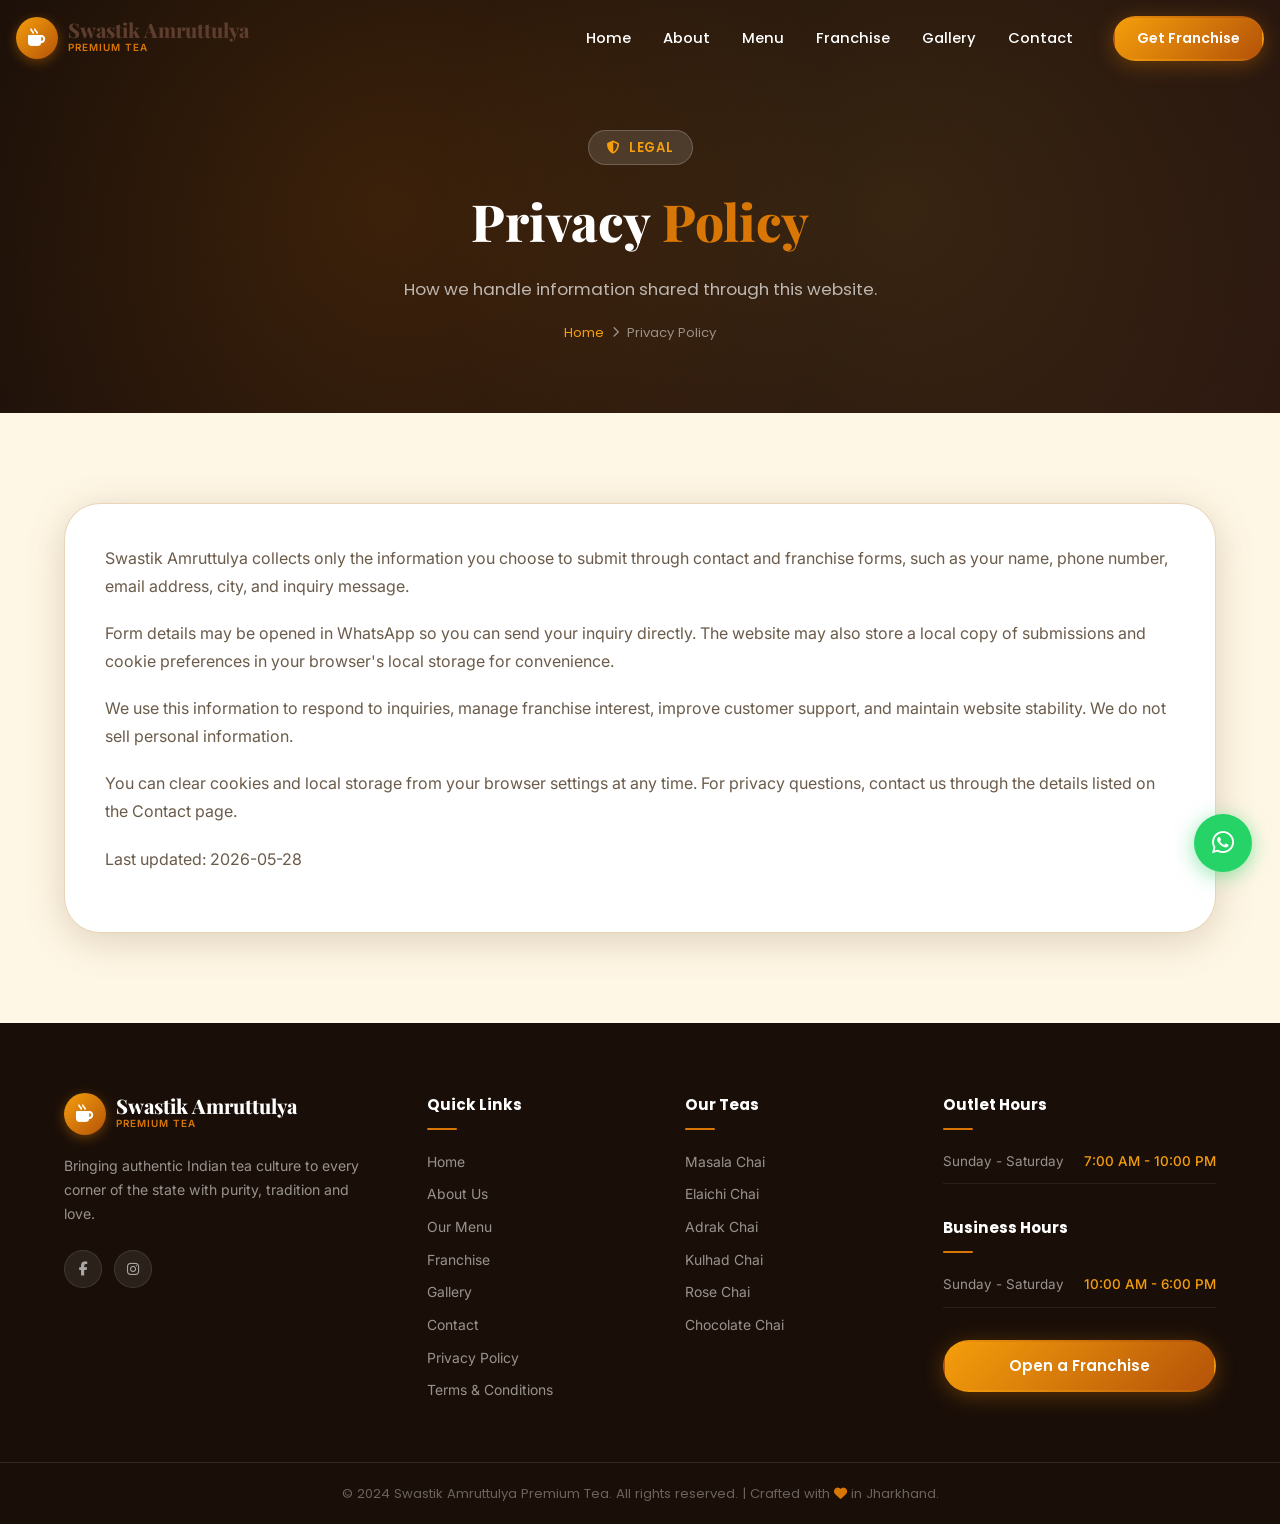
<file: privacy-policy.html>
<!doctype html>
<html lang="en">

<head>
    <!-- ================= BASIC SEO ================= -->
    <meta charset="UTF-8" />
    <meta name="viewport" content="width=device-width, initial-scale=1.0" />
    <meta http-equiv="X-UA-Compatible" content="IE=edge" />

    <title>Privacy Policy – Swastik Amruttulya Premium Tea</title>

    <meta name="description"
        content="Privacy Policy of Swastik Amruttulya. Learn how we handle inquiries, cookies, and basic website usage data to improve user experience." />

    <meta name="keywords"
        content="privacy policy Swastik Amruttulya, data protection, cookies policy, tea website privacy, Indian tea brand website" />

    <meta name="author" content="Swastik Amruttulya" />
    <meta name="robots" content="index, follow" />
    <meta name="theme-color" content="#8b4513" />

    <!-- ================= CANONICAL ================= -->
    <link rel="canonical" href="https://swastikamruttulya.co.in/privacy-policy.html" />

    <!-- ================= OPEN GRAPH ================= -->
    <meta property="og:type" content="website" />
    <meta property="og:title" content="Privacy Policy – Swastik Amruttulya" />
    <meta property="og:description"
        content="Understand how Swastik Amruttulya handles user data, cookies, and website interactions." />

    <!-- Use preview image for social sharing -->
    <meta property="og:image" content="https://swastikamruttulya.co.in/images/preview.jpg" />

    <meta property="og:url" content="https://swastikamruttulya.co.in/privacy-policy.html" />

    <!-- ================= TWITTER CARD ================= -->
    <meta name="twitter:card" content="summary_large_image" />
    <meta name="twitter:title" content="Privacy Policy – Swastik Amruttulya" />
    <meta name="twitter:description" content="Learn how we handle website data, cookies, and user privacy." />
    <meta name="twitter:image" content="https://swastikamruttulya.co.in/images/preview.jpg" />

    <!-- ================= FAVICON ================= -->
    <link rel="icon" type="image/png" href="images/favicon.png" />
    <link rel="apple-touch-icon" href="images/favicon.png" />

    <!-- ================= PERFORMANCE ================= -->
    <link rel="preconnect" href="https://fonts.googleapis.com" />
    <link rel="preconnect" href="https://fonts.gstatic.com" crossorigin />

    <!-- ================= GOOGLE FONTS ================= -->
    <link
        href="https://fonts.googleapis.com/css2?family=Playfair+Display:wght@400;600;700;800&family=Poppins:wght@300;400;500;600;700&family=Inter:wght@300;400;500&display=swap"
        rel="stylesheet" />

    <!-- ================= ICONS & LIBRARIES ================= -->
    <link rel="stylesheet" href="https://cdn.jsdelivr.net/npm/@fortawesome/fontawesome-free@6.4.0/css/all.min.css" />

    <!-- ================= CUSTOM CSS ================= -->
    <link rel="stylesheet" href="css/style.css" />
    <link rel="stylesheet" href="css/animation.css" />
    <link rel="stylesheet" href="css/responsive.css" />
</head>

<body class="site-loading">
    <nav class="navbar" id="navbar">
        <div class="nav-container">
            <a href="index.html" class="nav-logo">
                <div class="logo-icon"><i class="fas fa-mug-hot"></i></div>
                <div class="logo-text">
                    <span class="logo-name">Swastik Amruttulya</span>
                    <span class="logo-tagline">Premium Tea</span>
                </div>
            </a>
            <ul class="nav-links" id="nav-links">
                <li><a href="index.html" class="nav-link">Home</a></li>
                <li><a href="about.html" class="nav-link">About</a></li>
                <li><a href="menu.html" class="nav-link">Menu</a></li>
                <li><a href="franchise.html" class="nav-link">Franchise</a></li>
                <li><a href="gallery.html" class="nav-link">Gallery</a></li>
                <li><a href="contact.html" class="nav-link">Contact</a></li>
            </ul>
            <a href="franchise.html" class="btn btn-primary nav-cta">Get Franchise</a>
            <button class="hamburger" id="hamburger" aria-label="Toggle navigation">
                <span></span><span></span><span></span>
            </button>
        </div>
    </nav>
    <div class="nav-overlay" id="nav-overlay"></div>

    <header class="page-header">
        <div class="page-header-content">
            <div class="section-tag light">
                <i class="fas fa-shield-alt"></i> Legal
            </div>
            <h1>Privacy <span class="text-accent">Policy</span></h1>
            <p>How we handle information shared through this website.</p>
            <div class="breadcrumb">
                <a href="index.html">Home</a>
                <i class="fas fa-chevron-right" style="font-size: 0.7rem"></i>
                <span>Privacy Policy</span>
            </div>
        </div>
    </header>

    <main class="section-padding">
        <div class="container">
            <div class="contact-form-wrapper">
                <p class="about-text">
                    Swastik Amruttulya collects only the information you choose to
                    submit through contact and franchise forms, such as your name, phone
                    number, email address, city, and inquiry message.
                </p>
                <p class="about-text">
                    Form details may be opened in WhatsApp so you can send your inquiry
                    directly. The website may also store a local copy of submissions and
                    cookie preferences in your browser's local storage for convenience.
                </p>
                <p class="about-text">
                    We use this information to respond to inquiries, manage franchise
                    interest, improve customer support, and maintain website stability.
                    We do not sell personal information.
                </p>
                <p class="about-text">
                    You can clear cookies and local storage from your browser settings
                    at any time. For privacy questions, contact us through the details
                    listed on the Contact page.
                </p>
                <p class="about-text">Last updated: 2026-05-28</p>
            </div>
        </div>
    </main>

    <footer class="footer">
        <div class="footer-top">
            <div class="container">
                <div class="footer-grid">
                    <div class="footer-brand">
                        <a href="index.html" class="nav-logo">
                            <div class="logo-icon"><i class="fas fa-mug-hot"></i></div>
                            <div class="logo-text">
                                <span class="logo-name">Swastik Amruttulya</span>
                                <span class="logo-tagline">Premium Tea</span>
                            </div>
                        </a>
                        <p class="footer-desc">
                            Bringing authentic Indian tea culture to every corner of the
                            state with purity, tradition and love.
                        </p>
                        <div class="footer-social">
                            <a href="https://www.facebook.com/people/Swastik-Amruttulya/pfbid0iTfprVJwnTGHXu1UyDY3WBAJNkYfhm9nZ9msBiYLEYjNLjeKZQU55zXJ2bKvu9qnl/" aria-label="Facebook">
                                <i class="fab fa-facebook-f"></i>
                            </a>
                            <a href="https://www.instagram.com/swastik_amruttulya81/" aria-label="Instagram">
                                <i class="fab fa-instagram"></i>
                            </a>
                        </div>
                    </div>

                    <div class="footer-links">
                        <h4>Quick Links</h4>
                        <ul>
                            <li><a href="index.html">Home</a></li>
                            <li><a href="about.html">About Us</a></li>
                            <li><a href="menu.html">Our Menu</a></li>
                            <li><a href="franchise.html">Franchise</a></li>
                            <li><a href="gallery.html">Gallery</a></li>
                            <li><a href="contact.html">Contact</a></li>
                            <li><a href="privacy-policy.html">Privacy Policy</a></li>
                            <li><a href="terms.html">Terms &amp; Conditions</a></li>
                        </ul>
                    </div>

                    <div class="footer-links">
                        <h4>Our Teas</h4>
                        <ul>
                            <li><a href="menu.html">Masala Chai</a></li>
                            <li><a href="menu.html">Elaichi Chai</a></li>
                            <li><a href="menu.html">Adrak Chai</a></li>
                            <li><a href="menu.html">Kulhad Chai</a></li>
                            <li><a href="menu.html">Rose Chai</a></li>
                            <li><a href="menu.html">Chocolate Chai</a></li>
                        </ul>
                    </div>

                    <div class="footer-hours">
                        <h4>Outlet Hours</h4>
                        <div class="hours-list">
                            <div class="hours-item">
                                <span>Sunday - Saturday</span>
                                <span>7:00 AM - 10:00 PM</span>
                            </div>
                        </div>
                        <div class="footer-hours footer-business-hours">
                            <h4>Business Hours</h4>
                            <div class="hours-list">
                                <div class="hours-item">
                                    <span>Sunday - Saturday</span>
                                    <span>10:00 AM - 6:00 PM</span>
                                </div>
                            </div>
                            <a href="franchise.html" class="btn btn-primary mt-2 btn-sm-full">Open a Franchise</a>
                        </div>
                    </div>
                </div>
            </div>
        </div>

        <div class="footer-bottom">
            <div class="container">
                <p>
                    © 2024 Swastik Amruttulya Premium Tea. All rights reserved. |
                    Crafted with <i class="fas fa-heart text-accent"></i> in Jharkhand.
                </p>
            </div>
        </div>
    </footer>

    <a href="https://wa.me/919288307759?text=Hello%20Swastika%20Amruttulya%2C%20I%20want%20to%20know%20more!"
        target="_blank" rel="noopener" class="whatsapp-float" aria-label="WhatsApp">
        <i class="fab fa-whatsapp"></i>
        <span class="whatsapp-tooltip">Chat with us!</span>
    </a>
    <button class="scroll-top" id="scroll-top" aria-label="Scroll to top">
        <i class="fas fa-chevron-up"></i>
    </button>
    <script src="js/main.js"></script>
</body>

</html>
</file>
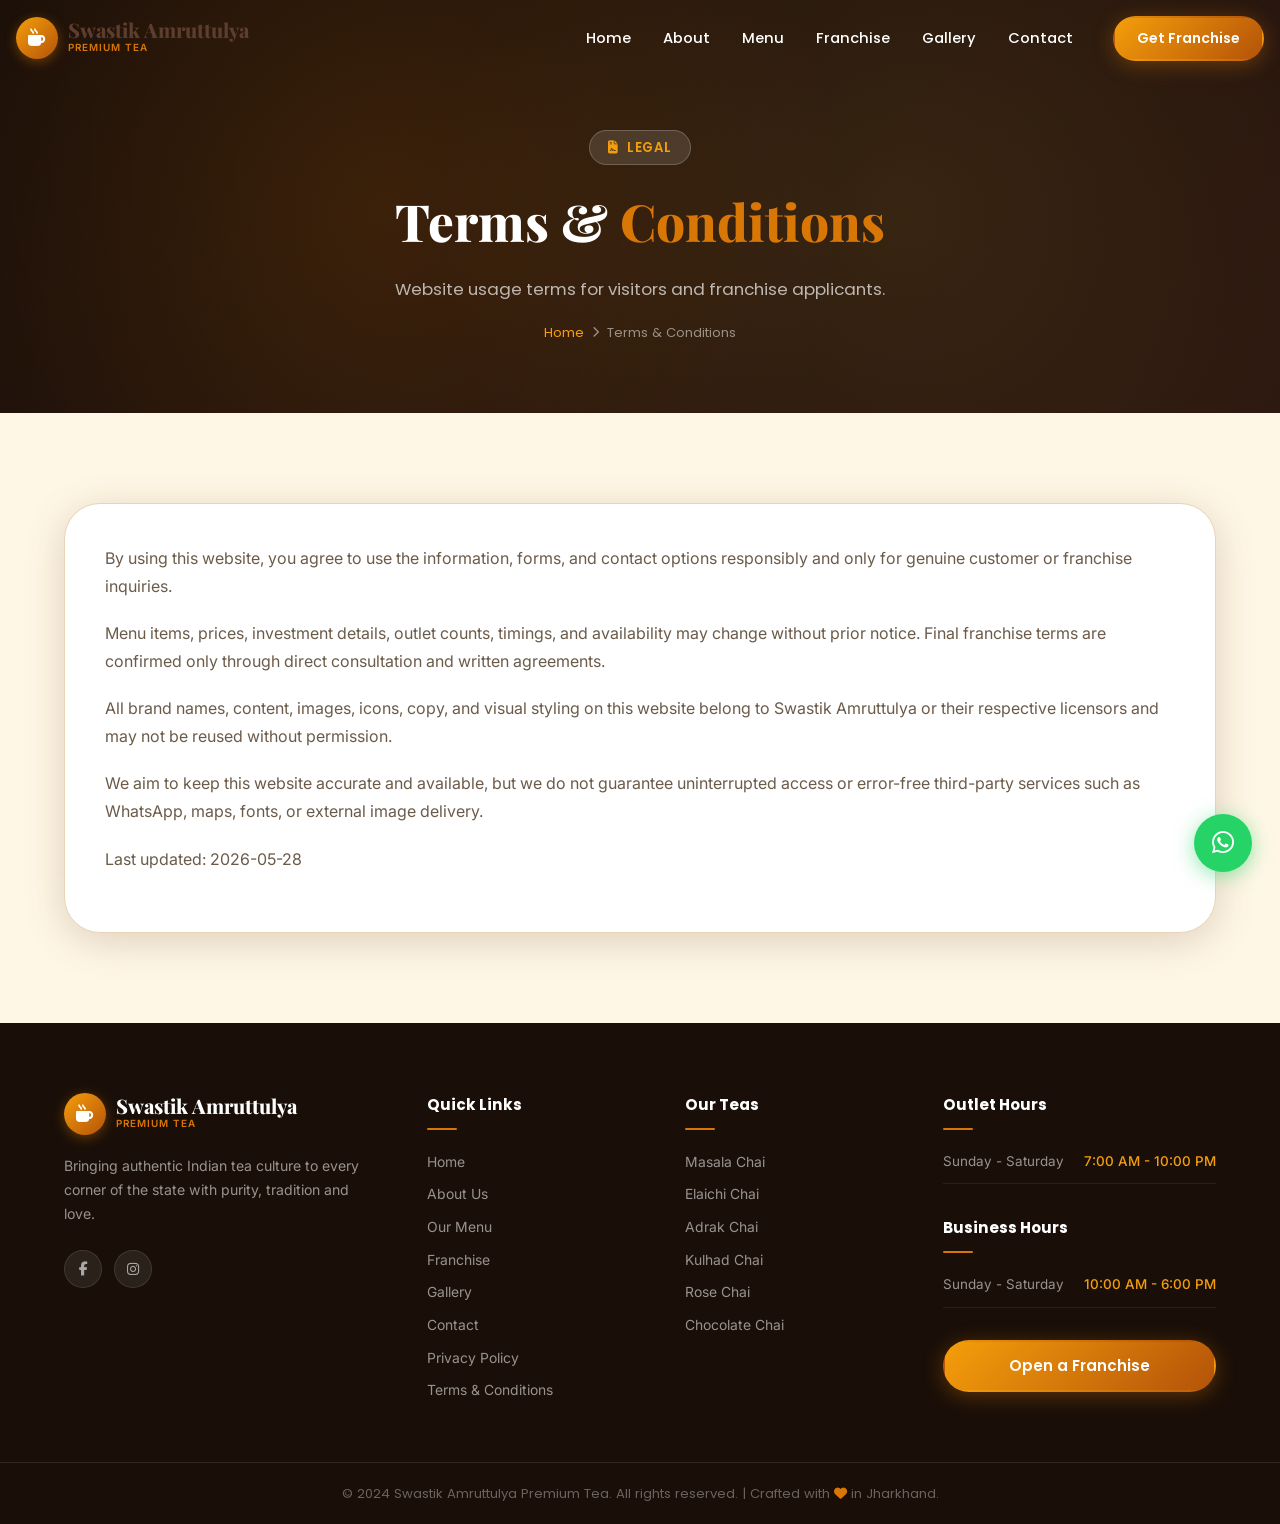
<file: terms.html>
<!doctype html>
<html lang="en">

<head>
    <!-- ================= BASIC SEO ================= -->
    <meta charset="UTF-8" />
    <meta name="viewport" content="width=device-width, initial-scale=1.0" />
    <meta http-equiv="X-UA-Compatible" content="IE=edge" />

    <title>Terms & Conditions – Swastik Amruttulya Premium Tea</title>

    <meta name="description"
        content="Read the Terms & Conditions for using the Swastik Amruttulya website, including franchise inquiries, contact forms, and brand information usage." />

    <meta name="keywords"
        content="terms and conditions Swastik Amruttulya, website terms tea brand, franchise terms India, Indian tea company legal" />

    <meta name="author" content="Swastik Amruttulya" />
    <meta name="robots" content="index, follow" />
    <meta name="theme-color" content="#8b4513" />

    <!-- ================= CANONICAL ================= -->
    <link rel="canonical" href="https://swastikamruttulya.co.in/terms.html" />

    <!-- ================= OPEN GRAPH ================= -->
    <meta property="og:type" content="website" />
    <meta property="og:title" content="Terms & Conditions – Swastik Amruttulya" />
    <meta property="og:description"
        content="Website usage terms for Swastik Amruttulya premium tea and franchise inquiries." />

    <!-- Use your preview image for social sharing -->
    <meta property="og:image" content="https://swastikamruttulya.co.in/images/preview.jpg" />

    <meta property="og:url" content="https://swastikamruttulya.co.in/terms.html" />

    <!-- ================= TWITTER CARD ================= -->
    <meta name="twitter:card" content="summary_large_image" />
    <meta name="twitter:title" content="Terms & Conditions – Swastik Amruttulya" />
    <meta name="twitter:description" content="Read website usage terms for Swastik Amruttulya tea brand." />
    <meta name="twitter:image" content="https://swastikamruttulya.co.in/images/preview.jpg" />

    <!-- ================= FAVICON ================= -->
    <link rel="icon" type="image/png" href="images/favicon.png" />
    <link rel="apple-touch-icon" href="images/favicon.png" />

    <!-- ================= PERFORMANCE ================= -->
    <link rel="preconnect" href="https://fonts.googleapis.com" />
    <link rel="preconnect" href="https://fonts.gstatic.com" crossorigin />

    <!-- ================= GOOGLE FONTS ================= -->
    <link
        href="https://fonts.googleapis.com/css2?family=Playfair+Display:wght@400;600;700;800&family=Poppins:wght@300;400;500;600;700&family=Inter:wght@300;400;500&display=swap"
        rel="stylesheet" />

    <!-- ================= ICONS & LIBRARIES ================= -->
    <link rel="stylesheet" href="https://cdn.jsdelivr.net/npm/@fortawesome/fontawesome-free@6.4.0/css/all.min.css" />

    <!-- ================= CUSTOM CSS ================= -->
    <link rel="stylesheet" href="css/style.css" />
    <link rel="stylesheet" href="css/animation.css" />
    <link rel="stylesheet" href="css/responsive.css" />
</head>

<body class="site-loading">
    <nav class="navbar" id="navbar">
        <div class="nav-container">
            <a href="index.html" class="nav-logo">
                <div class="logo-icon"><i class="fas fa-mug-hot"></i></div>
                <div class="logo-text">
                    <span class="logo-name">Swastik Amruttulya</span>
                    <span class="logo-tagline">Premium Tea</span>
                </div>
            </a>
            <ul class="nav-links" id="nav-links">
                <li><a href="index.html" class="nav-link">Home</a></li>
                <li><a href="about.html" class="nav-link">About</a></li>
                <li><a href="menu.html" class="nav-link">Menu</a></li>
                <li><a href="franchise.html" class="nav-link">Franchise</a></li>
                <li><a href="gallery.html" class="nav-link">Gallery</a></li>
                <li><a href="contact.html" class="nav-link">Contact</a></li>
            </ul>
            <a href="franchise.html" class="btn btn-primary nav-cta">Get Franchise</a>
            <button class="hamburger" id="hamburger" aria-label="Toggle navigation">
                <span></span><span></span><span></span>
            </button>
        </div>
    </nav>
    <div class="nav-overlay" id="nav-overlay"></div>

    <header class="page-header">
        <div class="page-header-content">
            <div class="section-tag light">
                <i class="fas fa-file-contract"></i> Legal
            </div>
            <h1>Terms &amp; <span class="text-accent">Conditions</span></h1>
            <p>Website usage terms for visitors and franchise applicants.</p>
            <div class="breadcrumb">
                <a href="index.html">Home</a>
                <i class="fas fa-chevron-right" style="font-size: 0.7rem"></i>
                <span>Terms &amp; Conditions</span>
            </div>
        </div>
    </header>

    <main class="section-padding">
        <div class="container">
            <div class="contact-form-wrapper">
                <p class="about-text">
                    By using this website, you agree to use the information, forms, and
                    contact options responsibly and only for genuine customer or
                    franchise inquiries.
                </p>
                <p class="about-text">
                    Menu items, prices, investment details, outlet counts, timings, and
                    availability may change without prior notice. Final franchise terms
                    are confirmed only through direct consultation and written
                    agreements.
                </p>
                <p class="about-text">
                    All brand names, content, images, icons, copy, and visual styling on
                    this website belong to Swastik Amruttulya or their respective
                    licensors and may not be reused without permission.
                </p>
                <p class="about-text">
                    We aim to keep this website accurate and available, but we do not
                    guarantee uninterrupted access or error-free third-party services
                    such as WhatsApp, maps, fonts, or external image delivery.
                </p>
                <p class="about-text">Last updated: 2026-05-28</p>
            </div>
        </div>
    </main>

    <footer class="footer">
        <div class="footer-top">
            <div class="container">
                <div class="footer-grid">
                    <div class="footer-brand">
                        <a href="index.html" class="nav-logo">
                            <div class="logo-icon"><i class="fas fa-mug-hot"></i></div>
                            <div class="logo-text">
                                <span class="logo-name">Swastik Amruttulya</span>
                                <span class="logo-tagline">Premium Tea</span>
                            </div>
                        </a>
                        <p class="footer-desc">
                            Bringing authentic Indian tea culture to every corner of the
                            state with purity, tradition and love.
                        </p>
                        <div class="footer-social">
                            <a href="https://www.facebook.com/people/Swastik-Amruttulya/pfbid0iTfprVJwnTGHXu1UyDY3WBAJNkYfhm9nZ9msBiYLEYjNLjeKZQU55zXJ2bKvu9qnl/" aria-label="Facebook">
                                <i class="fab fa-facebook-f"></i>
                            </a>
                            <a href="https://www.instagram.com/swastik_amruttulya81/" aria-label="Instagram">
                                <i class="fab fa-instagram"></i>
                            </a>
                        </div>
                    </div>

                    <div class="footer-links">
                        <h4>Quick Links</h4>
                        <ul>
                            <li><a href="index.html">Home</a></li>
                            <li><a href="about.html">About Us</a></li>
                            <li><a href="menu.html">Our Menu</a></li>
                            <li><a href="franchise.html">Franchise</a></li>
                            <li><a href="gallery.html">Gallery</a></li>
                            <li><a href="contact.html">Contact</a></li>
                            <li><a href="privacy-policy.html">Privacy Policy</a></li>
                            <li><a href="terms.html">Terms &amp; Conditions</a></li>
                        </ul>
                    </div>

                    <div class="footer-links">
                        <h4>Our Teas</h4>
                        <ul>
                            <li><a href="menu.html">Masala Chai</a></li>
                            <li><a href="menu.html">Elaichi Chai</a></li>
                            <li><a href="menu.html">Adrak Chai</a></li>
                            <li><a href="menu.html">Kulhad Chai</a></li>
                            <li><a href="menu.html">Rose Chai</a></li>
                            <li><a href="menu.html">Chocolate Chai</a></li>
                        </ul>
                    </div>

                    <div class="footer-hours">
                        <h4>Outlet Hours</h4>
                        <div class="hours-list">
                            <div class="hours-item">
                                <span>Sunday - Saturday</span>
                                <span>7:00 AM - 10:00 PM</span>
                            </div>
                        </div>
                        <div class="footer-hours footer-business-hours">
                            <h4>Business Hours</h4>
                            <div class="hours-list">
                                <div class="hours-item">
                                    <span>Sunday - Saturday</span>
                                    <span>10:00 AM - 6:00 PM</span>
                                </div>
                            </div>
                            <a href="franchise.html" class="btn btn-primary mt-2 btn-sm-full">Open a Franchise</a>
                        </div>
                    </div>
                </div>
            </div>
        </div>

        <div class="footer-bottom">
            <div class="container">
                <p>
                    © 2024 Swastik Amruttulya Premium Tea. All rights reserved. |
                    Crafted with <i class="fas fa-heart text-accent"></i> in Jharkhand.
                </p>
            </div>
        </div>
    </footer>

    <a href="https://wa.me/919288307759?text=Hello%20Swastika%20Amruttulya%2C%20I%20want%20to%20know%20more!"
        target="_blank" rel="noopener" class="whatsapp-float" aria-label="WhatsApp">
        <i class="fab fa-whatsapp"></i>
        <span class="whatsapp-tooltip">Chat with us!</span>
    </a>
    <button class="scroll-top" id="scroll-top" aria-label="Scroll to top">
        <i class="fas fa-chevron-up"></i>
    </button>
    <script src="js/main.js"></script>
</body>

</html>
</file>
<file: css/style.css>
/* =============================================
   AMRUTTULYA – PREMIUM TEA BRAND
   Main Stylesheet
   ============================================= */

/* ---- CSS Variables ---- */
:root {
  --saffron: #d97706;
  --saffron-light: #f59e0b;
  --saffron-dark: #b45309;
  --tea-brown: #5c3d2e;
  --tea-brown-light: #7c5442;
  --cream: #fff7e6;
  --cream-dark: #fef3c7;
  --dark-green: #355e3b;
  --dark-green-light: #4a7c52;
  --gold: #d4af37;
  --gold-light: #e8c84a;
  --white: #ffffff;
  --black: #0f0f0f;
  --dark-bg: #1a0f08;
  --dark-bg-2: #2c1810;
  --text-dark: #1f1107;
  --text-muted: #6b5b4a;
  --text-light: #a89880;
  --border-color: #e8d5b7;

  --font-heading: "Playfair Display", Georgia, serif;
  --font-sub: "Poppins", sans-serif;
  --font-body: "Inter", sans-serif;
  --font-hindi: "Mukta", sans-serif;

  --shadow-sm: 0 2px 8px rgba(90, 50, 20, 0.1);
  --shadow-md: 0 4px 20px rgba(90, 50, 20, 0.15);
  --shadow-lg: 0 8px 40px rgba(90, 50, 20, 0.2);
  --shadow-xl: 0 16px 60px rgba(90, 50, 20, 0.25);

  --radius-sm: 8px;
  --radius-md: 14px;
  --radius-lg: 24px;
  --radius-xl: 36px;

  --transition: all 0.3s ease;
  --transition-slow: all 0.5s ease;
}

/* ---- Reset & Base ---- */
*,
*::before,
*::after {
  margin: 0;
  padding: 0;
  box-sizing: border-box;
}

html {
  scroll-behavior: smooth;
  font-size: 16px;
  -webkit-text-size-adjust: 100%;
}

body {
  font-family: var(--font-body);
  color: var(--text-dark);
  background-color: var(--cream);
  overflow-x: hidden;
  line-height: 1.6;
}

body.menu-open,
body.lightbox-open {
  overflow: hidden;
  touch-action: none;
}

img {
  max-width: 100%;
  height: auto;
  display: block;
}

a {
  text-decoration: none;
  color: inherit;
  transition: var(--transition);
}

ul {
  list-style: none;
}

button {
  cursor: pointer;
  border: none;
  background: none;
  font-family: inherit;
}

button:disabled,
.btn[aria-disabled="true"] {
  cursor: not-allowed;
}

/* ---- Lightweight skeleton loading ---- */
.site-loading .hero-img-container,
.site-loading .about-img-main,
.site-loading .about-img-secondary,
.site-loading .tea-img-wrapper,
.site-loading .gallery-item,
.site-loading .menu-item-img,
.site-loading .special-card img,
.site-loading .founder-photo {
  position: relative;
  overflow: hidden;
  background: rgba(232, 213, 183, 0.45);
}

.site-loading .hero-img-container::before,
.site-loading .about-img-main::before,
.site-loading .about-img-secondary::before,
.site-loading .tea-img-wrapper::before,
.site-loading .gallery-item::before,
.site-loading .menu-item-img::before,
.site-loading .special-card img::before,
.site-loading .founder-photo::before {
  content: "";
  position: absolute;
  inset: 0;
  z-index: 4;
  background: linear-gradient(
    100deg,
    rgba(255, 247, 230, 0) 0%,
    rgba(255, 255, 255, 0.46) 45%,
    rgba(255, 247, 230, 0) 80%
  );
  animation: skeletonShimmer 1.15s ease-in-out infinite;
  pointer-events: none;
}

@keyframes skeletonShimmer {
  from {
    transform: translateX(-120%);
  }
  to {
    transform: translateX(120%);
  }
}

/* ---- Utility Classes ---- */
.container {
  max-width: 1200px;
  margin: 0 auto;
  padding: 0 24px;
}

.section-padding {
  padding: 90px 0;
}

.text-center {
  text-align: center;
}
.mt-2 {
  margin-top: 2rem;
}
.mt-4 {
  margin-top: 3rem;
}

.text-accent {
  color: var(--saffron);
}
.text-accent-light {
  color: var(--saffron-light);
}
.text-white {
  color: var(--white) !important;
}
.text-light-muted {
  color: rgba(255, 255, 255, 0.72) !important;
}

.bg-warm {
  background-color: var(--cream-dark);
}
.bg-dark {
  background-color: var(--dark-bg);
}

/* ---- Section Header ---- */
.section-header {
  text-align: center;
  margin-bottom: 3.5rem;
}

.section-tag {
  display: inline-flex;
  align-items: center;
  gap: 8px;
  background: rgba(217, 119, 6, 0.1);
  color: var(--saffron);
  padding: 6px 18px;
  border-radius: 50px;
  font-size: 0.82rem;
  font-weight: 600;
  font-family: var(--font-sub);
  letter-spacing: 0.06em;
  text-transform: uppercase;
  margin-bottom: 1rem;
  border: 1px solid rgba(217, 119, 6, 0.25);
}

.section-tag.light {
  background: rgba(255, 255, 255, 0.12);
  color: var(--saffron-light);
  border-color: rgba(255, 255, 255, 0.2);
}

.section-title {
  font-family: var(--font-heading);
  font-size: clamp(1.9rem, 3.5vw, 2.75rem);
  font-weight: 700;
  color: var(--tea-brown);
  line-height: 1.25;
  margin-bottom: 1rem;
}

.section-subtitle {
  font-size: 1.05rem;
  color: var(--text-muted);
  max-width: 560px;
  margin: 0 auto;
  font-family: var(--font-sub);
}

/* ---- Buttons ---- */
.btn {
  display: inline-flex;
  align-items: center;
  gap: 10px;
  padding: 12px 28px;
  border-radius: 50px;
  font-family: var(--font-sub);
  font-weight: 600;
  font-size: 0.95rem;
  transition: var(--transition);
  cursor: pointer;
  border: 2px solid transparent;
  text-decoration: none;
  white-space: nowrap;
}

.btn-primary {
  background: linear-gradient(
    135deg,
    var(--saffron-light),
    var(--saffron-dark)
  );
  color: var(--white);
  border-color: transparent;
  box-shadow: 0 4px 20px rgba(217, 119, 6, 0.35);
}

.btn-primary:hover {
  transform: translateY(-2px);
  box-shadow: 0 8px 30px rgba(217, 119, 6, 0.5);
  background: linear-gradient(135deg, var(--saffron), var(--saffron-dark));
}

.btn-outline {
  background: transparent;
  color: var(--white);
  border-color: rgba(255, 255, 255, 0.6);
}

.btn-outline:hover {
  background: rgba(255, 255, 255, 0.15);
  border-color: var(--white);
  transform: translateY(-2px);
}

.btn-outline-white {
  background: transparent;
  color: var(--white);
  border: 2px solid rgba(255, 255, 255, 0.5);
}

.btn-outline-white:hover {
  background: rgba(255, 255, 255, 0.1);
  border-color: var(--white);
  transform: translateY(-2px);
}

.btn-white {
  background: var(--white);
  color: var(--saffron);
  border-color: var(--white);
  font-weight: 700;
}

.btn-white:hover {
  background: var(--cream);
  transform: translateY(-2px);
}

.btn-whatsapp {
  background: #25d366;
  color: var(--white);
  border-color: transparent;
  box-shadow: 0 4px 20px rgba(37, 211, 102, 0.35);
}

.btn-whatsapp:hover {
  background: #1da851;
  transform: translateY(-2px);
  box-shadow: 0 8px 30px rgba(37, 211, 102, 0.5);
}

.btn-lg {
  padding: 15px 36px;
  font-size: 1rem;
}

.btn-sm {
  padding: 8px 18px;
  font-size: 0.82rem;
}

.btn-full,
.btn-sm-full {
  width: 100%;
  justify-content: center;
}

/* =============================================
   NAVBAR
   ============================================= */
.navbar {
  position: fixed;
  top: 0;
  left: 0;
  right: 0;
  z-index: 999;
  padding: 16px 0;
  transition: var(--transition-slow);
  background: transparent;
}

.navbar.scrolled {
  background: rgba(255, 247, 230, 0.97);
  backdrop-filter: blur(20px);
  padding: 10px 0;
  box-shadow: var(--shadow-md);
}

.nav-container {
  max-width: 1200px;
  margin: 0 auto;
  padding: 0 24px;
  display: flex;
  align-items: center;
  gap: 2rem;
}

.nav-logo {
  display: flex;
  align-items: center;
  gap: 10px;
  text-decoration: none;
}

.logo-icon {
  width: 42px;
  height: 42px;
  background: linear-gradient(
    135deg,
    var(--saffron-light),
    var(--saffron-dark)
  );
  border-radius: 50%;
  display: flex;
  align-items: center;
  justify-content: center;
  color: var(--white);
  font-size: 1.1rem;
  box-shadow: 0 3px 12px rgba(217, 119, 6, 0.4);
  flex-shrink: 0;
}

.logo-text {
  display: flex;
  flex-direction: column;
}

.logo-name {
  font-family: var(--font-heading);
  font-size: 1.25rem;
  font-weight: 800;
  color: var(--tea-brown);
  line-height: 1;
}

.logo-tagline {
  font-size: 0.62rem;
  font-weight: 600;
  color: var(--saffron);
  text-transform: uppercase;
  letter-spacing: 0.1em;
}

.nav-links {
  display: flex;
  align-items: center;
  gap: 2rem;
  margin-left: auto;
}

.nav-link {
  font-family: var(--font-sub);
  font-size: 0.92rem;
  font-weight: 500;
  color: var(--white);
  transition: var(--transition);
  position: relative;
  padding-bottom: 2px;
}

.navbar.scrolled .nav-link {
  color: var(--tea-brown);
}

.nav-link::after {
  content: "";
  position: absolute;
  bottom: -2px;
  left: 0;
  width: 0;
  height: 2px;
  background: var(--saffron);
  transition: var(--transition);
  border-radius: 2px;
}

.nav-link:hover::after,
.nav-link.active::after {
  width: 100%;
}

.nav-link:hover,
.nav-link.active {
  color: var(--saffron-light);
}

.navbar.scrolled .nav-link:hover,
.navbar.scrolled .nav-link.active {
  color: var(--saffron);
}

.nav-cta {
  padding: 9px 22px;
  font-size: 0.88rem;
  margin-left: 0.5rem;
}

.hamburger {
  display: none;
  flex-direction: column;
  gap: 5px;
  padding: 6px;
  margin-left: auto;
}

.hamburger span {
  display: block;
  width: 24px;
  height: 2.5px;
  background: var(--white);
  border-radius: 3px;
  transition: var(--transition);
}

.navbar.scrolled .hamburger span {
  background: var(--tea-brown);
}

.hamburger.active span:nth-child(1) {
  transform: translateY(7.5px) rotate(45deg);
}
.hamburger.active span:nth-child(2) {
  opacity: 0;
  transform: scaleX(0);
}
.hamburger.active span:nth-child(3) {
  transform: translateY(-7.5px) rotate(-45deg);
}

.nav-overlay {
  display: none;
  position: fixed;
  inset: 0;
  background: rgba(0, 0, 0, 0.5);
  z-index: 998;
  opacity: 0;
  transition: var(--transition);
}

.nav-overlay.active {
  opacity: 1;
}

/* =============================================
   HERO SECTION
   ============================================= */
.hero {
  position: relative;
  min-height: 100vh;
  display: flex;
  align-items: center;
  overflow: hidden;
  background-color: var(--dark-bg);
}

.hero-bg {
  position: absolute;
  inset: 0;
  --hero-parallax: 0px;
  background-image: url("../images/hero.webp");
  background-size: cover;
  background-position: center;
  animation: heroZoom 20s ease-in-out infinite alternate;
  will-change: transform;
}

@keyframes heroZoom {
  0% {
    transform: translateY(var(--hero-parallax)) scale(1);
  }
  100% {
    transform: translateY(var(--hero-parallax)) scale(1.06);
  }
}

.hero-overlay {
  position: absolute;
  inset: 0;
  background: linear-gradient(
    135deg,
    rgba(26, 15, 8, 0.88) 0%,
    rgba(44, 24, 16, 0.7) 50%,
    rgba(26, 15, 8, 0.55) 100%
  );
}

.hero-content {
  position: relative;
  z-index: 2;
  max-width: 1200px;
  margin: 0 auto;
  padding: 120px 24px 80px;
  width: 55%;
  flex-shrink: 0;
}

.hero-badge {
  display: inline-flex;
  align-items: center;
  gap: 8px;
  background: rgba(212, 175, 55, 0.2);
  color: var(--gold);
  padding: 7px 18px;
  border-radius: 50px;
  font-size: 0.8rem;
  font-weight: 600;
  font-family: var(--font-sub);
  border: 1px solid rgba(212, 175, 55, 0.35);
  margin-bottom: 1.5rem;
  letter-spacing: 0.04em;
}

.hero-title {
  font-family: var(--font-heading);
  font-size: clamp(2.4rem, 5vw, 4rem);
  font-weight: 800;
  line-height: 1.15;
  color: var(--white);
  margin-bottom: 1.5rem;
}

.hindi-text {
  display: block;
  font-family: var(--font-hindi);
  font-size: clamp(2rem, 4.2vw, 3.4rem);
  font-weight: 700;
  color: rgba(255, 255, 255, 0.9);
}

.accent-text {
  display: block;
  background: linear-gradient(135deg, var(--saffron-light), var(--gold));
  -webkit-background-clip: text;
  -webkit-text-fill-color: transparent;
  background-clip: text;
  font-family: var(--font-hindi);
}

.hero-subtitle {
  font-family: var(--font-sub);
  font-size: 1.1rem;
  color: rgba(255, 255, 255, 0.78);
  margin-bottom: 2.5rem;
  line-height: 1.7;
  max-width: 520px;
}

.hero-buttons {
  display: flex;
  gap: 1rem;
  flex-wrap: wrap;
  margin-bottom: 3rem;
}

.hero-stats {
  display: flex;
  align-items: center;
  gap: 0;
}

.stat-item {
  display: flex;
  flex-direction: column;
  padding: 0 1.8rem;
}

.stat-item:first-child {
  padding-left: 0;
}

.stat-number {
  font-family: var(--font-heading);
  font-size: 1.7rem;
  font-weight: 800;
  color: var(--saffron-light);
  line-height: 1;
}

.stat-label {
  font-size: 0.75rem;
  font-family: var(--font-sub);
  color: rgba(255, 255, 255, 0.6);
  text-transform: uppercase;
  letter-spacing: 0.06em;
  margin-top: 3px;
}

.stat-divider {
  width: 1px;
  height: 40px;
  background: rgba(255, 255, 255, 0.2);
}

.hero-image-frame {
  position: absolute;
  right: 80px;
  top: 50%;
  transform: translateY(-50%);
  z-index: 2;
}

.hero-img-container {
  position: relative;
  width: 360px;
  height: 450px;
}

.hero-img {
  width: 100%;
  height: 100%;
  object-fit: cover;
  border-radius: var(--radius-xl);
  box-shadow: var(--shadow-xl);
}

.hero-img-ring {
  position: absolute;
  inset: -12px;
  border-radius: calc(var(--radius-xl) + 12px);
  border: 2px solid rgba(212, 175, 55, 0.3);
  animation: ringPulse 3s ease-in-out infinite;
}

@keyframes ringPulse {
  0%,
  100% {
    transform: scale(1);
    opacity: 0.3;
  }
  50% {
    transform: scale(1.02);
    opacity: 0.6;
  }
}

.hero-badge-float {
  position: absolute;
  bottom: -20px;
  left: -20px;
  background: linear-gradient(135deg, var(--saffron), var(--saffron-dark));
  color: var(--white);
  padding: 12px 20px;
  border-radius: var(--radius-md);
  display: flex;
  align-items: center;
  gap: 8px;
  font-family: var(--font-sub);
  font-weight: 700;
  font-size: 0.9rem;
  box-shadow: var(--shadow-lg);
}

.desktop-break {
  display: block;
}

.scroll-indicator {
  position: absolute;
  bottom: 36px;
  left: 50%;
  transform: translateX(-50%);
  z-index: 2;
  display: flex;
  flex-direction: column;
  align-items: center;
  gap: 8px;
  color: rgba(255, 255, 255, 0.5);
  font-size: 0.75rem;
  font-family: var(--font-sub);
  letter-spacing: 0.06em;
  text-transform: uppercase;
}

.scroll-arrow {
  animation: scrollBounce 2s ease-in-out infinite;
}

@keyframes scrollBounce {
  0%,
  100% {
    transform: translateY(0);
  }
  50% {
    transform: translateY(6px);
  }
}

/* Steam */
.steam-container {
  position: absolute;
  bottom: 0;
  left: 0;
  right: 0;
  height: 100%;
  pointer-events: none;
}

.steam {
  position: absolute;
  bottom: 15%;
  width: 4px;
  background: linear-gradient(to top, rgba(255, 255, 255, 0.3), transparent);
  border-radius: 50px;
  animation: steamRise 4s ease-in-out infinite;
  filter: blur(3px);
}

.steam-1 {
  left: 30%;
  height: 80px;
  animation-delay: 0s;
}
.steam-2 {
  left: 35%;
  height: 60px;
  animation-delay: 0.8s;
}
.steam-3 {
  left: 25%;
  height: 90px;
  animation-delay: 1.5s;
}
.steam-4 {
  left: 40%;
  height: 50px;
  animation-delay: 2s;
}

@keyframes steamRise {
  0% {
    transform: translateY(0) scaleX(1);
    opacity: 0;
  }
  20% {
    opacity: 0.6;
  }
  80% {
    opacity: 0.2;
  }
  100% {
    transform: translateY(-120px) scaleX(2.5);
    opacity: 0;
  }
}

/* Tea leaves */
.tea-leaves-container {
  position: absolute;
  inset: 0;
  pointer-events: none;
  overflow: hidden;
}

/* =============================================
   ABOUT PREVIEW
   ============================================= */
.about-grid {
  display: grid;
  grid-template-columns: 1fr 1fr;
  gap: 5rem;
  align-items: center;
}

.about-img-wrapper {
  position: relative;
}

.about-img-main {
  border-radius: var(--radius-xl);
  overflow: hidden;
  box-shadow: var(--shadow-xl);
  height: 480px;
}

.about-img-main img {
  width: 100%;
  height: 100%;
  object-fit: cover;
  transition: transform 0.6s ease;
}

.about-img-main:hover img {
  transform: scale(1.04);
}

.about-img-secondary {
  position: absolute;
  bottom: -30px;
  right: -30px;
  width: 190px;
  height: 190px;
  border-radius: var(--radius-lg);
  overflow: hidden;
  box-shadow: var(--shadow-lg);
  border: 4px solid var(--white);
}

.about-img-secondary img {
  width: 100%;
  height: 100%;
  object-fit: cover;
}

.about-years-badge {
  position: absolute;
  top: 30px;
  right: -20px;
  background: linear-gradient(135deg, var(--saffron), var(--saffron-dark));
  color: var(--white);
  padding: 16px 22px;
  border-radius: var(--radius-md);
  text-align: center;
  box-shadow: var(--shadow-lg);
}

.years-num {
  display: block;
  font-family: var(--font-heading);
  font-size: 1.8rem;
  font-weight: 800;
  line-height: 1;
}

.years-text {
  font-size: 0.72rem;
  font-family: var(--font-sub);
  opacity: 0.9;
  line-height: 1.4;
}

.about-text {
  color: var(--text-muted);
  font-size: 1rem;
  line-height: 1.75;
  margin-bottom: 1.2rem;
}

.about-features {
  display: flex;
  flex-direction: column;
  gap: 1rem;
  margin: 1.8rem 0;
}

.about-feature {
  display: flex;
  align-items: flex-start;
  gap: 1rem;
  background: var(--white);
  padding: 14px 18px;
  border-radius: var(--radius-md);
  box-shadow: var(--shadow-sm);
  border: 1px solid var(--border-color);
}

.feature-icon-sm {
  width: 38px;
  height: 38px;
  background: rgba(217, 119, 6, 0.1);
  color: var(--saffron);
  border-radius: 50%;
  display: flex;
  align-items: center;
  justify-content: center;
  font-size: 0.95rem;
  flex-shrink: 0;
}

.about-feature strong {
  display: block;
  font-family: var(--font-sub);
  font-size: 0.95rem;
  color: var(--tea-brown);
  margin-bottom: 2px;
}

.about-feature p {
  font-size: 0.82rem;
  color: var(--text-muted);
  margin: 0;
}

/* =============================================
   WHY CHOOSE US
   ============================================= */
.features-grid {
  display: grid;
  grid-template-columns: repeat(4, 1fr);
  gap: 1.5rem;
}

.feature-card {
  background: var(--white);
  border-radius: var(--radius-lg);
  padding: 2.2rem 1.8rem;
  text-align: center;
  box-shadow: var(--shadow-md);
  border: 1px solid var(--border-color);
  transition: var(--transition);
  position: relative;
  overflow: hidden;
}

.feature-card::before {
  content: "";
  position: absolute;
  top: 0;
  left: 0;
  right: 0;
  height: 3px;
  background: linear-gradient(90deg, var(--saffron-light), var(--saffron-dark));
  transform: scaleX(0);
  transition: var(--transition);
}

.feature-card:hover {
  transform: translateY(-8px);
  box-shadow: var(--shadow-xl);
}

.feature-card:hover::before {
  transform: scaleX(1);
}

.feature-icon {
  width: 68px;
  height: 68px;
  background: linear-gradient(
    135deg,
    rgba(217, 119, 6, 0.12),
    rgba(212, 175, 55, 0.08)
  );
  color: var(--saffron);
  border-radius: 50%;
  display: flex;
  align-items: center;
  justify-content: center;
  font-size: 1.6rem;
  margin: 0 auto 1.3rem;
  transition: var(--transition);
  border: 2px solid rgba(217, 119, 6, 0.15);
}

.feature-card:hover .feature-icon {
  background: linear-gradient(135deg, var(--saffron), var(--saffron-dark));
  color: var(--white);
  transform: scale(1.1) rotate(5deg);
  border-color: transparent;
}

.feature-card h3 {
  font-family: var(--font-heading);
  font-size: 1.15rem;
  font-weight: 700;
  color: var(--tea-brown);
  margin-bottom: 0.8rem;
}

.feature-card p {
  font-size: 0.88rem;
  color: var(--text-muted);
  line-height: 1.6;
}

.feature-line {
  width: 36px;
  height: 3px;
  background: var(--saffron);
  border-radius: 3px;
  margin: 1.2rem auto 0;
  transition: var(--transition);
}

.feature-card:hover .feature-line {
  width: 60px;
}

/* =============================================
   FEATURED TEA MENU
   ============================================= */
.tea-grid {
  display: grid;
  grid-template-columns: repeat(3, 1fr);
  gap: 1.8rem;
}

.tea-card {
  background: var(--white);
  border-radius: var(--radius-lg);
  overflow: hidden;
  box-shadow: var(--shadow-md);
  transition: var(--transition);
  border: 1px solid var(--border-color);
}

.tea-card:hover {
  transform: translateY(-8px);
  box-shadow: var(--shadow-xl);
}

.tea-img-wrapper {
  position: relative;
  height: 220px;
  overflow: hidden;
}

.tea-img-wrapper img {
  width: 100%;
  height: 100%;
  object-fit: cover;
  transition: transform 0.5s ease;
}

.tea-card:hover .tea-img-wrapper img {
  transform: scale(1.08);
}

.tea-badge {
  position: absolute;
  top: 14px;
  left: 14px;
  background: var(--saffron);
  color: var(--white);
  padding: 4px 12px;
  border-radius: 50px;
  font-size: 0.72rem;
  font-weight: 700;
  font-family: var(--font-sub);
  text-transform: uppercase;
  letter-spacing: 0.04em;
}

.tea-badge-green {
  background: var(--dark-green);
}
.tea-badge-gold {
  background: var(--gold);
  color: var(--dark-bg);
}
.tea-badge-pink {
  background: #e91e8c;
}
.tea-badge-brown {
  background: var(--tea-brown);
}

.tea-overlay {
  position: absolute;
  inset: 0;
  background: rgba(26, 15, 8, 0.65);
  display: flex;
  align-items: center;
  justify-content: center;
  opacity: 0;
  transition: var(--transition);
}

.tea-card:hover .tea-overlay {
  opacity: 1;
}

.tea-info {
  padding: 1.4rem;
}

.tea-category {
  font-size: 0.72rem;
  font-weight: 600;
  font-family: var(--font-sub);
  color: var(--saffron);
  text-transform: uppercase;
  letter-spacing: 0.08em;
  margin-bottom: 0.4rem;
}

.tea-name {
  font-family: var(--font-heading);
  font-size: 1.2rem;
  font-weight: 700;
  color: var(--tea-brown);
  margin-bottom: 0.6rem;
}

.tea-desc {
  font-size: 0.84rem;
  color: var(--text-muted);
  line-height: 1.55;
  margin-bottom: 1rem;
}

.tea-footer {
  display: flex;
  align-items: center;
  justify-content: space-between;
}

.tea-price {
  font-family: var(--font-sub);
  font-weight: 700;
  font-size: 1rem;
  color: var(--saffron-dark);
}

.tea-rating {
  display: flex;
  gap: 2px;
  color: var(--gold);
  font-size: 0.75rem;
}

/* =============================================
   GALLERY PREVIEW
   ============================================= */
.gallery-masonry {
  display: grid;
  grid-template-columns: repeat(3, 1fr);
  grid-template-rows: auto auto;
  gap: 1.2rem;
}

.gallery-item {
  position: relative;
  border-radius: var(--radius-md);
  overflow: hidden;
  cursor: pointer;
  height: 220px;
}

.gallery-item.gallery-tall {
  grid-row: span 2;
  height: auto;
}

.gallery-item.gallery-wide {
  grid-column: span 2;
}

.gallery-item img {
  width: 100%;
  height: 100%;
  object-fit: cover;
  transition: transform 0.5s ease;
}

.gallery-item:hover img {
  transform: scale(1.08);
}

.gallery-item-overlay {
  position: absolute;
  inset: 0;
  background: rgba(26, 15, 8, 0.55);
  display: flex;
  align-items: center;
  justify-content: center;
  opacity: 0;
  transition: var(--transition);
  color: var(--white);
  font-size: 1.5rem;
}

.gallery-item:hover .gallery-item-overlay {
  opacity: 1;
}

/* =============================================
   TESTIMONIALS
   ============================================= */
.testimonials {
  overflow: hidden;
}

.testimonialSwiper {
  padding: 1rem 0 4rem !important;
  overflow: hidden !important;
  max-width: 100%;
}

.testimonial-card {
  background: var(--white);
  border-radius: var(--radius-lg);
  padding: 2.2rem;
  box-shadow: var(--shadow-md);
  border: 1px solid var(--border-color);
  height: auto;
}

.testimonial-quote {
  color: var(--saffron-light);
  font-size: 1.6rem;
  margin-bottom: 1rem;
  opacity: 0.6;
}

.testimonial-text {
  font-size: 0.95rem;
  color: var(--text-muted);
  line-height: 1.75;
  margin-bottom: 1.2rem;
  font-style: italic;
}

.testimonial-stars {
  color: var(--gold);
  font-size: 0.85rem;
  display: flex;
  gap: 3px;
  margin-bottom: 1.4rem;
}

.testimonial-author {
  display: flex;
  align-items: center;
  gap: 1rem;
}

.author-avatar {
  width: 46px;
  height: 46px;
  background: linear-gradient(135deg, var(--saffron), var(--saffron-dark));
  color: var(--white);
  border-radius: 50%;
  display: flex;
  align-items: center;
  justify-content: center;
  font-family: var(--font-sub);
  font-weight: 700;
  font-size: 0.85rem;
  flex-shrink: 0;
}

.author-info strong {
  display: block;
  font-family: var(--font-sub);
  font-size: 0.9rem;
  color: var(--tea-brown);
}

.author-info span {
  font-size: 0.78rem;
  color: var(--text-light);
}

/* Swiper customization */
.swiper-button-prev,
.swiper-button-next {
  color: var(--saffron) !important;
  background: var(--white);
  width: 42px !important;
  height: 42px !important;
  border-radius: 50%;
  box-shadow: var(--shadow-md);
  border: 1px solid var(--border-color);
}

.swiper-button-prev::after,
.swiper-button-next::after {
  font-size: 1rem !important;
  font-weight: 800;
}

.swiper-pagination-bullet {
  background: var(--saffron) !important;
}

/* =============================================
   FRANCHISE CTA
   ============================================= */
.franchise-cta {
  position: relative;
  overflow: hidden;
  background-color: var(--dark-bg-2);
}

.franchise-bg {
  position: absolute;
  inset: 0;
  background:
    radial-gradient(
      circle at 20% 50%,
      rgba(217, 119, 6, 0.15) 0%,
      transparent 50%
    ),
    radial-gradient(
      circle at 80% 50%,
      rgba(212, 175, 55, 0.1) 0%,
      transparent 50%
    );
}

.franchise-grid {
  display: grid;
  grid-template-columns: 1fr 0.7fr;
  gap: 4rem;
  align-items: center;
  position: relative;
  z-index: 2;
}

.franchise-title {
  font-family: var(--font-heading);
  font-size: clamp(1.8rem, 3.2vw, 2.6rem);
  font-weight: 800;
  color: var(--white);
  line-height: 1.2;
  margin-bottom: 1rem;
}

.franchise-subtitle {
  font-size: 1rem;
  color: rgba(255, 255, 255, 0.7);
  font-family: var(--font-sub);
  margin-bottom: 2.2rem;
  line-height: 1.7;
}

.franchise-benefits {
  display: grid;
  grid-template-columns: 1fr 1fr;
  gap: 1rem;
  margin-bottom: 2.2rem;
}

.franchise-benefit {
  display: flex;
  align-items: center;
  gap: 1rem;
  background: rgba(255, 255, 255, 0.07);
  border: 1px solid rgba(255, 255, 255, 0.1);
  padding: 14px 16px;
  border-radius: var(--radius-md);
  transition: var(--transition);
}

.franchise-benefit:hover {
  background: rgba(255, 255, 255, 0.12);
  border-color: rgba(217, 119, 6, 0.4);
}

.benefit-icon {
  width: 40px;
  height: 40px;
  background: rgba(217, 119, 6, 0.2);
  color: var(--saffron-light);
  border-radius: 50%;
  display: flex;
  align-items: center;
  justify-content: center;
  font-size: 0.95rem;
  flex-shrink: 0;
}

.benefit-text strong {
  display: block;
  font-family: var(--font-sub);
  font-size: 0.88rem;
  font-weight: 700;
  color: var(--white);
  margin-bottom: 2px;
}

.benefit-text span {
  font-size: 0.78rem;
  color: rgba(255, 255, 255, 0.6);
}

.franchise-cta-btns {
  display: flex;
  gap: 1rem;
  flex-wrap: wrap;
}

.franchise-stats-grid {
  display: grid;
  grid-template-columns: 1fr 1fr;
  gap: 1.2rem;
}

.fstat-card {
  background: rgba(255, 255, 255, 0.07);
  border: 1px solid rgba(255, 255, 255, 0.12);
  border-radius: var(--radius-lg);
  padding: 2rem;
  text-align: center;
  transition: var(--transition);
}

.fstat-card:hover {
  background: rgba(217, 119, 6, 0.15);
  border-color: rgba(217, 119, 6, 0.4);
  transform: translateY(-4px);
}

.fstat-number {
  display: block;
  font-family: var(--font-heading);
  font-size: 2.2rem;
  font-weight: 800;
  color: var(--saffron-light);
  line-height: 1;
  margin-bottom: 0.5rem;
}

.fstat-label {
  font-size: 0.82rem;
  font-family: var(--font-sub);
  color: rgba(255, 255, 255, 0.6);
  text-transform: uppercase;
  letter-spacing: 0.05em;
}

/* =============================================
   CONTACT SECTION
   ============================================= */
.contact-grid {
  display: grid;
  grid-template-columns: 0.8fr 1.2fr;
  gap: 3rem;
  align-items: start;
}

.contact-card {
  display: flex;
  align-items: center;
  gap: 1rem;
  background: var(--white);
  padding: 16px 20px;
  border-radius: var(--radius-md);
  box-shadow: var(--shadow-sm);
  border: 1px solid var(--border-color);
  margin-bottom: 1rem;
  transition: var(--transition);
}

.contact-card:hover {
  transform: translateX(4px);
  border-color: var(--saffron);
  box-shadow: var(--shadow-md);
}

.contact-icon {
  width: 44px;
  height: 44px;
  background: rgba(217, 119, 6, 0.1);
  color: var(--saffron);
  border-radius: 50%;
  display: flex;
  align-items: center;
  justify-content: center;
  font-size: 1rem;
  flex-shrink: 0;
}

.contact-details strong {
  display: block;
  font-family: var(--font-sub);
  font-size: 0.8rem;
  font-weight: 700;
  color: var(--text-muted);
  text-transform: uppercase;
  letter-spacing: 0.05em;
  margin-bottom: 2px;
}

.contact-details a,
.contact-details span {
  font-size: 0.92rem;
  color: var(--tea-brown);
  font-weight: 500;
}

.contact-details a:hover {
  color: var(--saffron);
}

.social-links {
  display: flex;
  gap: 0.8rem;
  margin-top: 1.5rem;
}

.social-link {
  width: 40px;
  height: 40px;
  background: var(--white);
  color: var(--tea-brown);
  border-radius: 50%;
  display: flex;
  align-items: center;
  justify-content: center;
  font-size: 0.95rem;
  box-shadow: var(--shadow-sm);
  border: 1px solid var(--border-color);
  transition: var(--transition);
}

.social-link:hover {
  background: var(--saffron);
  color: var(--white);
  transform: translateY(-3px);
  box-shadow: 0 6px 20px rgba(217, 119, 6, 0.4);
  border-color: transparent;
}

/* Contact Form */
.contact-form-wrapper {
  background: var(--white);
  border-radius: var(--radius-xl);
  padding: 2.5rem;
  box-shadow: var(--shadow-lg);
  border: 1px solid var(--border-color);
}

.form-group {
  margin-bottom: 1.4rem;
}

.form-group label {
  display: block;
  font-family: var(--font-sub);
  font-size: 0.85rem;
  font-weight: 600;
  color: var(--tea-brown);
  margin-bottom: 0.5rem;
}

.form-group input,
.form-group textarea {
  width: 100%;
  padding: 12px 16px;
  border: 2px solid var(--border-color);
  border-radius: var(--radius-sm);
  font-family: var(--font-body);
  font-size: 0.92rem;
  color: var(--text-dark);
  background: var(--cream);
  transition: var(--transition);
  outline: none;
}

.form-group input:focus,
.form-group textarea:focus {
  border-color: var(--saffron);
  background: var(--white);
  box-shadow: 0 0 0 3px rgba(217, 119, 6, 0.1);
}

.form-group textarea {
  resize: vertical;
  min-height: 120px;
}

.form-row {
  display: grid;
  grid-template-columns: 1fr 1fr;
  gap: 1rem;
}

.form-success {
  background: rgba(37, 211, 102, 0.1);
  color: #16a34a;
  padding: 12px 16px;
  border-radius: var(--radius-sm);
  margin-top: 1rem;
  font-family: var(--font-sub);
  font-size: 0.88rem;
  display: flex;
  align-items: center;
  gap: 8px;
  border: 1px solid rgba(37, 211, 102, 0.3);
}

/* =============================================
   FOOTER
   ============================================= */
.footer {
  background: var(--dark-bg);
}

.footer-top {
  padding: 70px 0 50px;
}

.footer-grid {
  display: grid;
  grid-template-columns: 1.5fr 1fr 1fr 1.3fr;
  gap: 3rem;
}

.footer-brand .nav-logo {
  margin-bottom: 1.2rem;
}

.footer-brand .logo-name {
  color: var(--white) !important;
}

.footer-desc {
  font-size: 0.88rem;
  color: rgba(255, 255, 255, 0.55);
  line-height: 1.7;
  margin-bottom: 1.5rem;
}

.footer-social {
  display: flex;
  gap: 0.75rem;
}

.footer-social a {
  width: 38px;
  height: 38px;
  background: rgba(255, 255, 255, 0.08);
  color: rgba(255, 255, 255, 0.6);
  border-radius: 50%;
  display: flex;
  align-items: center;
  justify-content: center;
  font-size: 0.88rem;
  transition: var(--transition);
  border: 1px solid rgba(255, 255, 255, 0.1);
}

.footer-social a:hover {
  background: var(--saffron);
  color: var(--white);
  border-color: transparent;
  transform: translateY(-3px);
}

.footer-links h4,
.footer-hours h4 {
  font-family: var(--font-sub);
  font-size: 0.95rem;
  font-weight: 700;
  color: var(--white);
  margin-bottom: 1.3rem;
  position: relative;
  padding-bottom: 0.8rem;
}

.footer-links h4::after,
.footer-hours h4::after {
  content: "";
  position: absolute;
  bottom: 0;
  left: 0;
  width: 30px;
  height: 2px;
  background: var(--saffron);
  border-radius: 2px;
}

.footer-business-hours {
  margin-top: 2rem;
}

.footer-links ul li {
  margin-bottom: 0.65rem;
}

.footer-links ul li a {
  font-size: 0.87rem;
  color: rgba(255, 255, 255, 0.55);
  transition: var(--transition);
  display: flex;
  align-items: center;
  gap: 6px;
}

.footer-links ul li a:hover {
  color: var(--saffron-light);
  padding-left: 4px;
}

.hours-list {
  display: flex;
  flex-direction: column;
  gap: 0.75rem;
}

.hours-item {
  display: flex;
  justify-content: space-between;
  gap: 1rem;
  font-size: 0.84rem;
  color: rgba(255, 255, 255, 0.55);
  padding-bottom: 0.7rem;
  border-bottom: 1px solid rgba(255, 255, 255, 0.07);
}

.hours-item span:last-child {
  color: var(--saffron-light);
  font-weight: 500;
}

.footer-bottom {
  border-top: 1px solid rgba(255, 255, 255, 0.1);
  padding: 20px 0;
  text-align: center;
}

.footer-bottom p {
  text-align: center;
  font-size: 0.82rem;
  color: rgba(255, 255, 255, 0.35);
  font-family: var(--font-sub);
}

.footer-bottom .text-accent {
  color: var(--saffron) !important;
}

/* =============================================
   FOUNDER SECTION
   ============================================= */
.founder-section {
  background-color: #fdf6ec;
  padding: 80px 40px;
}

.founder-section-inner {
  display: flex;
  align-items: center;
  gap: 60px;
  max-width: 1200px;
  margin: 0 auto;
}

.founder-media {
  position: relative;
  flex-shrink: 0;
}

.founder-photo,
.founder-photo-fallback {
  width: 320px;
  height: 380px;
  border-radius: 16px;
}

.founder-photo {
  object-fit: cover;
}

.founder-photo-fallback {
  display: flex;
  align-items: center;
  justify-content: center;
  background: linear-gradient(
    135deg,
    var(--saffron-light),
    var(--saffron-dark)
  );
  color: var(--white);
  font-family: var(--font-heading);
  font-size: 4rem;
  font-weight: 800;
}

.founder-heritage-badge {
  position: absolute;
  right: -20px;
  bottom: 20px;
  background-color: #c97d2e;
  color: var(--white);
  padding: 14px 20px;
  border-radius: 12px;
  text-align: center;
  box-shadow: var(--shadow-sm);
}

.founder-heritage-badge strong {
  display: block;
  font-size: 28px;
  line-height: 1;
}

.founder-heritage-badge span {
  display: block;
  font-size: 13px;
}

.founder-tag {
  display: inline-flex;
  align-items: center;
  gap: 8px;
  background-color: #f5e6d0;
  border: 1px solid #c97d2e;
  border-radius: 50px;
  padding: 8px 18px;
  margin-bottom: 20px;
  color: #c97d2e;
  font-size: 13px;
  font-weight: 600;
  letter-spacing: 1px;
  font-family: var(--font-sub);
}

.founder-title {
  font-family: var(--font-heading);
  font-size: 42px;
  font-weight: 800;
  color: #2b1a0e;
  line-height: 1.2;
  margin: 0 0 6px;
}

.founder-title span,
.founder-signature p:first-child {
  color: #c97d2e;
}

.founder-role {
  color: #7a5c3e;
  font-size: 15px;
  margin-bottom: 20px;
  font-style: italic;
}

.founder-copy {
  color: #4a3728;
  font-size: 16px;
  line-height: 1.8;
  max-width: 540px;
  margin-bottom: 28px;
}

.founder-signature {
  border-top: 1px solid #e0c9a8;
  padding-top: 20px;
}

.founder-signature p:first-child {
  font-family: Georgia, serif;
  font-size: 28px;
  font-style: italic;
  line-height: 1.2;
}

.founder-signature p:last-child {
  color: #7a5c3e;
  font-size: 13px;
  letter-spacing: 1px;
}

/* =============================================
   COOKIE NOTICE
   ============================================= */
.cookie-notice {
  position: fixed;
  left: 24px;
  right: 24px;
  bottom: 24px;
  z-index: 10000;
  display: none;
  align-items: center;
  justify-content: space-between;
  gap: 1rem;
  max-width: 980px;
  margin: 0 auto;
  padding: 16px 18px;
  background: rgba(255, 247, 230, 0.98);
  border: 1px solid var(--border-color);
  border-radius: var(--radius-md);
  box-shadow: var(--shadow-xl);
}

.cookie-notice.visible {
  display: flex;
}

.cookie-notice p {
  color: var(--tea-brown);
  font-family: var(--font-sub);
  font-size: 0.86rem;
  line-height: 1.55;
}

.cookie-notice a {
  color: var(--saffron-dark);
  font-weight: 700;
}

.cookie-actions {
  display: flex;
  align-items: center;
  gap: 0.75rem;
  flex-shrink: 0;
}

.cookie-actions .btn {
  padding: 9px 18px;
  font-size: 0.82rem;
}

.cookie-actions .btn-outline {
  color: var(--tea-brown);
  border-color: var(--border-color);
}

.cookie-actions .btn-outline:hover {
  color: var(--white);
  background: var(--tea-brown);
  border-color: var(--tea-brown);
}

/* =============================================
   STICKY ELEMENTS
   ============================================= */
.whatsapp-float {
  position: fixed;
  bottom: 28px;
  right: 28px;
  z-index: 990;
  width: 58px;
  height: 58px;
  background: #25d366;
  color: var(--white);
  border-radius: 50%;
  display: flex;
  align-items: center;
  justify-content: center;
  font-size: 1.6rem;
  box-shadow: 0 4px 20px rgba(37, 211, 102, 0.5);
  transition: var(--transition);
  animation: waPulse 2.5s ease-in-out infinite;
}

.whatsapp-float:hover {
  transform: scale(1.12);
  box-shadow: 0 8px 30px rgba(37, 211, 102, 0.7);
  animation: none;
}

.whatsapp-tooltip {
  position: absolute;
  right: 68px;
  background: var(--dark-bg);
  color: var(--white);
  padding: 6px 14px;
  border-radius: 6px;
  font-size: 0.8rem;
  font-family: var(--font-sub);
  white-space: nowrap;
  opacity: 0;
  pointer-events: none;
  transition: var(--transition);
}

.whatsapp-float:hover .whatsapp-tooltip {
  opacity: 1;
}

@keyframes waPulse {
  0%,
  100% {
    box-shadow: 0 4px 20px rgba(37, 211, 102, 0.5);
  }
  50% {
    box-shadow:
      0 4px 30px rgba(37, 211, 102, 0.8),
      0 0 0 8px rgba(37, 211, 102, 0.12);
  }
}

.scroll-top {
  position: fixed;
  bottom: 100px;
  right: 28px;
  z-index: 990;
  width: 44px;
  height: 44px;
  background: var(--saffron);
  color: var(--white);
  border-radius: 50%;
  display: flex;
  align-items: center;
  justify-content: center;
  font-size: 1rem;
  box-shadow: var(--shadow-md);
  opacity: 0;
  pointer-events: none;
  transition: var(--transition);
  transform: translateY(10px);
}

.scroll-top.visible {
  opacity: 1;
  pointer-events: auto;
  transform: translateY(0);
}

.scroll-top:hover {
  background: var(--saffron-dark);
  transform: translateY(-3px);
}

/* =============================================
   LIGHTBOX
   ============================================= */
.lightbox {
  position: fixed;
  inset: 0;
  z-index: 9999;
  background: rgba(0, 0, 0, 0.92);
  display: flex;
  align-items: center;
  justify-content: center;
  opacity: 0;
  pointer-events: none;
  transition: opacity 0.3s ease;
}

.lightbox.active {
  opacity: 1;
  pointer-events: auto;
}

.lightbox-content {
  max-width: 85vw;
  max-height: 85vh;
}

.lightbox-content img {
  max-width: 100%;
  max-height: 85vh;
  border-radius: var(--radius-md);
  object-fit: contain;
}

.lightbox-close,
.lightbox-prev,
.lightbox-next {
  position: absolute;
  background: rgba(255, 255, 255, 0.12);
  color: var(--white);
  width: 44px;
  height: 44px;
  border-radius: 50%;
  display: flex;
  align-items: center;
  justify-content: center;
  font-size: 1rem;
  transition: var(--transition);
  border: 1px solid rgba(255, 255, 255, 0.2);
}

.lightbox-close {
  top: 24px;
  right: 24px;
}
.lightbox-prev {
  left: 24px;
  top: 50%;
  transform: translateY(-50%);
}
.lightbox-next {
  right: 24px;
  top: 50%;
  transform: translateY(-50%);
}

.lightbox-close:hover,
.lightbox-prev:hover,
.lightbox-next:hover {
  background: var(--saffron);
  border-color: var(--saffron);
}

/* Page header for inner pages */
.page-header {
  padding: 130px 0 70px;
  background: linear-gradient(135deg, var(--dark-bg) 0%, var(--dark-bg-2) 100%);
  position: relative;
  overflow: hidden;
  text-align: center;
}

.page-header::before {
  content: "";
  position: absolute;
  inset: 0;
  background:
    radial-gradient(
      circle at 30% 50%,
      rgba(217, 119, 6, 0.15),
      transparent 50%
    ),
    radial-gradient(circle at 70% 50%, rgba(212, 175, 55, 0.1), transparent 50%);
}

.page-header-content {
  position: relative;
  z-index: 2;
}

.page-header h1 {
  font-family: var(--font-heading);
  font-size: clamp(2rem, 4vw, 3.2rem);
  font-weight: 800;
  color: var(--white);
  margin-bottom: 0.8rem;
}

.page-header p {
  font-size: 1.05rem;
  color: rgba(255, 255, 255, 0.68);
  font-family: var(--font-sub);
  max-width: 520px;
  margin: 0 auto;
}

.breadcrumb {
  display: flex;
  align-items: center;
  justify-content: center;
  gap: 0.5rem;
  margin-top: 1.2rem;
  font-size: 0.82rem;
  font-family: var(--font-sub);
  color: rgba(255, 255, 255, 0.5);
}

.breadcrumb a {
  color: var(--saffron-light);
}

.breadcrumb a:hover {
  text-decoration: underline;
}

/* ===== HERO CONTENT SHIFT RIGHT (DESKTOP ONLY) ===== */
@media (min-width: 1024px) {
  .hero-content {
    padding-left: 100px;
  }

  .hero-stats {
    margin-left: 10px;
  }

  .hero-buttons {
    margin-left: 5px;
  }
}

/* ==========================================
   PREMIUM 3D CARD EFFECTS
   Add at the END of style.css
========================================== */

/* Cards that will have 3D effects */
.feature-card,
.tea-card,
.testimonial-card,
.fstat-card {
  position: relative;
  transform-style: preserve-3d;
  perspective: 1000px;
  transition:
    transform 0.25s ease,
    box-shadow 0.25s ease;
  will-change: transform;
  cursor: pointer;
}

/* Smooth hover shadow */
.feature-card:hover,
.tea-card:hover,
.testimonial-card:hover,
.fstat-card:hover {
  box-shadow:
    0 25px 50px rgba(0, 0, 0, 0.15),
    0 10px 25px rgba(0, 0, 0, 0.08);
}

/* Pop inner elements forward */
.feature-card .feature-icon,
.feature-card h3,
.feature-card p,
.tea-card img,
.tea-card .tea-name,
.tea-card .tea-price,
.testimonial-card .author-avatar,
.testimonial-card strong,
.fstat-card .fstat-number {
  transform: translateZ(30px);
}

/* Stronger depth for images */
.tea-card img {
  transform: translateZ(40px);
  transition: transform 0.3s ease;
}

/* Tea image zoom effect */
.tea-card:hover img {
  transform: translateZ(40px) scale(1.05);
}

/* Franchise stat number pop */
.fstat-card .fstat-number {
  font-weight: 700;
}

/* Premium glow effect */
.tea-card::before,
.feature-card::before,
.testimonial-card::before,
.fstat-card::before {
  content: "";
  position: absolute;
  inset: 0;
  border-radius: inherit;
  pointer-events: none;
  opacity: 0;
  transition: opacity 0.3s ease;
  background: radial-gradient(
    circle at top left,
    rgba(255, 255, 255, 0.15),
    transparent 50%
  );
}

.tea-card:hover::before,
.feature-card:hover::before,
.testimonial-card:hover::before,
.fstat-card:hover::before {
  opacity: 1;
}

/* Floating animation */
@keyframes premiumFloat {
  0%,
  100% {
    transform: translateY(0px);
  }

  50% {
    transform: translateY(-8px);
  }
}

/* Only tea cards float */
.tea-card {
  animation: premiumFloat 6s ease-in-out infinite;
}

/* Disable float while tilting */
.tea-card:hover {
  animation-play-state: paused;
}

/* Mobile Optimization */
@media (max-width: 768px) {
  .feature-card,
  .tea-card,
  .testimonial-card,
  .fstat-card {
    transform: none !important;
  }

  .tea-card {
    animation: none;
  }
}

/* Smooth GPU acceleration */
.feature-card,
.tea-card,
.testimonial-card,
.fstat-card,
.tea-card img {
  backface-visibility: hidden;
  -webkit-backface-visibility: hidden;
  transform-style: preserve-3d;
}
</file>
<file: css/responsive.css>
/* =============================================
   AMRUTTULYA – RESPONSIVE CSS
   Mobile-First Responsive Design
   ============================================= */

/* =============================================
   LARGE DESKTOP (1400px+)
   ============================================= */
@media (min-width: 1400px) {
  .container {
    max-width: 1320px;
  }

  .hero-content {
    width: 50%;
  }
  .hero-image-frame {
    right: 100px;
  }
  .hero-img-container {
    width: 400px;
    height: 500px;
  }
}

/* =============================================
   DESKTOP (1024px – 1199px)
   ============================================= */
@media (max-width: 1199px) {
  .hero-image-frame {
    right: 40px;
  }
  .hero-img-container {
    width: 310px;
    height: 390px;
  }
  .hero-content {
    width: 57%;
  }

  .features-grid {
    grid-template-columns: repeat(2, 1fr);
  }
  .tea-grid {
    grid-template-columns: repeat(2, 1fr);
  }

  .footer-grid {
    grid-template-columns: 1fr 1fr;
    gap: 2rem;
  }

  .franchise-grid {
    gap: 2.5rem;
  }
}

/* =============================================
   TABLET (768px – 1023px)
   ============================================= */
@media (max-width: 1023px) {
  .section-padding {
    padding: 70px 0;
  }

  /* Navbar */
  .nav-links {
    display: none;
    position: fixed;
    top: 0;
    right: 0;
    width: 280px;
    height: 100vh;
    background: var(--cream);
    flex-direction: column;
    align-items: flex-start;
    padding: 90px 30px 30px;
    gap: 0;
    z-index: 999;
    box-shadow: var(--shadow-xl);
    transition: right 0.4s cubic-bezier(0.4, 0, 0.2, 1);
    margin-left: 0;
    transform: translateX(100%);
  }

  .nav-links.open {
    display: flex;
    transform: translateX(0);
  }

  .nav-links li {
    width: 100%;
  }

  .nav-link {
    display: block;
    padding: 14px 0;
    font-size: 1.05rem;
    color: var(--tea-brown) !important;
    border-bottom: 1px solid var(--border-color);
    width: 100%;
  }

  .nav-link::after {
    display: none;
  }

  .nav-cta {
    display: none;
  }

  .hamburger {
    display: flex;
    margin-left: auto;
  }

  .nav-overlay {
    display: block;
    pointer-events: none;
  }
  .nav-overlay.active {
    pointer-events: auto;
  }

  /* Hero */
  .hero {
    flex-direction: column;
    align-items: flex-start;
    justify-content: center;
  }

  .hero-content {
    width: 100%;
    padding: 130px 24px 60px;
  }

  .hero-image-frame {
    display: none;
  }

  .hero-bg {
    background-attachment: scroll;
  }

  .desktop-break {
    display: none;
  }

  /* About */
  .about-grid {
    grid-template-columns: 1fr;
    gap: 3rem;
  }

  .about-img-secondary {
    width: 150px;
    height: 150px;
    right: -15px;
    bottom: -20px;
  }

  .about-years-badge {
    right: -10px;
  }

  /* Features */
  .features-grid {
    grid-template-columns: repeat(2, 1fr);
  }

  /* Tea Grid */
  .tea-grid {
    grid-template-columns: repeat(2, 1fr);
  }

  /* Gallery */
  .gallery-masonry {
    grid-template-columns: repeat(2, 1fr);
  }
  .gallery-item.gallery-wide {
    grid-column: span 2;
  }
  .gallery-item.gallery-tall {
    height: 300px;
    grid-row: span 1;
  }

  /* Franchise */
  .franchise-grid {
    grid-template-columns: 1fr;
    gap: 3rem;
  }
  .franchise-stats-grid {
    grid-template-columns: repeat(4, 1fr);
  }

  /* Contact */
  .contact-grid {
    grid-template-columns: 1fr;
  }

  /* Footer */
  .footer-grid {
    grid-template-columns: 1fr 1fr;
    gap: 2.5rem;
  }

  .founder-section-inner {
    gap: 3rem;
  }

  .founder-title {
    font-size: 2.2rem;
  }
}

/* =============================================
   MOBILE (max 767px)
   ============================================= */
@media (max-width: 767px) {
  html {
    font-size: 15px;
  }

  .container {
    padding: 0 18px;
  }
  .section-padding {
    padding: 55px 0;
  }

  .nav-container {
    gap: 1rem;
  }

  .logo-name {
    font-size: 1.05rem;
  }

  .logo-tagline {
    font-size: 0.56rem;
  }

  .section-title {
    font-size: 1.7rem;
  }
  .section-subtitle {
    font-size: 0.92rem;
  }

  /* Hero */
  .hero-content {
    padding: 100px 18px 50px;
  }

  .hero-title {
    font-size: 2.1rem;
  }

  .hindi-text {
    font-size: 1.9rem !important;
  }
  .accent-text {
    font-size: 1.9rem !important;
  }

  .hero-subtitle {
    font-size: 0.95rem;
  }

  .hero-buttons {
    flex-direction: column;
    align-items: flex-start;
  }

  .hero-buttons .btn {
    width: 100%;
    justify-content: center;
  }

  .hero-stats {
    gap: 0;
    justify-content: space-between;
  }

  .stat-item {
    padding: 0 0.8rem;
  }
  .stat-item:first-child {
    padding-left: 0;
  }
  .stat-number {
    font-size: 1.3rem;
  }

  /* About */
  .about-img-main {
    height: 320px;
  }
  .about-img-secondary {
    display: none;
  }
  .about-years-badge {
    right: 12px;
    top: 16px;
  }

  /* Features */
  .features-grid {
    grid-template-columns: 1fr;
    gap: 1rem;
  }

  /* Tea Grid */
  .tea-grid {
    grid-template-columns: 1fr;
    gap: 1.2rem;
  }
  .tea-img-wrapper {
    height: 240px;
  }

  /* Gallery */
  .gallery-masonry {
    grid-template-columns: 1fr;
  }
  .gallery-item.gallery-tall,
  .gallery-item.gallery-wide {
    grid-row: span 1;
    grid-column: span 1;
    height: 220px;
  }

  /* Testimonials */
  .swiper-button-prev,
  .swiper-button-next {
    display: none !important;
  }

  /* Franchise */
  .franchise-benefits {
    grid-template-columns: 1fr;
  }
  .franchise-stats-grid {
    grid-template-columns: repeat(2, 1fr);
  }
  .franchise-cta-btns {
    flex-direction: column;
  }
  .franchise-cta-btns .btn {
    width: 100%;
    justify-content: center;
  }
  .franchise-title {
    font-size: 1.8rem;
  }

  /* Contact */
  .form-row {
    grid-template-columns: 1fr;
  }

  .contact-form-wrapper {
    padding: 1.8rem;
  }

  /* Footer */
  .footer-grid {
    grid-template-columns: 1fr;
    gap: 2rem;
  }
  .footer-top {
    padding: 50px 0 35px;
  }

  .founder-section {
    padding: 55px 18px;
  }

  .founder-section-inner {
    flex-direction: column;
    align-items: flex-start;
    gap: 2rem;
  }

  .founder-media {
    width: 100%;
  }

  .founder-photo,
  .founder-photo-fallback {
    width: min(100%, 320px);
    height: auto;
    aspect-ratio: 16 / 19;
  }

  .founder-heritage-badge {
    right: 10px;
    bottom: 16px;
  }

  .founder-title {
    font-size: 2rem;
  }

  .cookie-notice {
    left: 14px;
    right: 14px;
    bottom: 14px;
    flex-direction: column;
    align-items: stretch;
  }

  .cookie-actions {
    justify-content: stretch;
  }

  .cookie-actions .btn {
    flex: 1;
    justify-content: center;
  }

  /* Whatsapp / scroll */
  .whatsapp-float {
    bottom: 20px;
    right: 18px;
  }
  .scroll-top {
    bottom: 88px;
    right: 18px;
  }
}

/* =============================================
   SMALL MOBILE (max 480px)
   ============================================= */
@media (max-width: 480px) {
  .hero-content {
    padding: 90px 16px 40px;
  }

  .hero-badge {
    font-size: 0.72rem;
    padding: 5px 14px;
  }

  .btn-lg {
    padding: 13px 24px;
    font-size: 0.9rem;
  }

  .section-header {
    margin-bottom: 2.5rem;
  }

  .testimonial-card {
    padding: 1.6rem;
  }

  .contact-form-wrapper {
    padding: 1.4rem;
  }

  .page-header {
    padding: 110px 0 55px;
  }

  .footer-grid {
    gap: 1.5rem;
  }

  .nav-container {
    padding: 0 16px;
  }

  .logo-icon {
    width: 38px;
    height: 38px;
  }

  .logo-name {
    font-size: 0.96rem;
  }

  .founder-title {
    font-size: 1.8rem;
  }

  .hours-item {
    flex-direction: column;
    gap: 2px;
  }
}

/* =============================================
   PRINT STYLES
   ============================================= */
@media print {
  .navbar,
  .whatsapp-float,
  .scroll-top,
  .hero-bg,
  .hero-image-frame,
  .scroll-indicator {
    display: none !important;
  }

  body {
    background: white;
  }
  .hero {
    min-height: auto;
    padding: 2rem 0;
  }
  .section-padding {
    padding: 2rem 0;
  }
}

/* =============================================
   ACCESSIBILITY
   ============================================= */
@media (prefers-reduced-motion: reduce) {
  *,
  *::before,
  *::after {
    animation-duration: 0.01ms !important;
    animation-iteration-count: 1 !important;
    transition-duration: 0.01ms !important;
  }

  .hero-bg {
    animation: none;
  }
  .hero-badge-float {
    animation: none;
  }
  .whatsapp-float {
    animation: none;
  }
}

/* =============================================
   FOCUS STYLES (Accessibility)
   ============================================= */
:focus-visible {
  outline: 2px solid var(--saffron);
  outline-offset: 3px;
  border-radius: 4px;
}

/* =============================================
   SCROLLBAR
   ============================================= */
::-webkit-scrollbar {
  width: 8px;
}
::-webkit-scrollbar-track {
  background: var(--cream);
}
::-webkit-scrollbar-thumb {
  background: var(--saffron);
  border-radius: 4px;
}
::-webkit-scrollbar-thumb:hover {
  background: var(--saffron-dark);
}

/* =============================================
   SELECTION
   ============================================= */
::selection {
  background: rgba(217, 119, 6, 0.25);
  color: var(--tea-brown);
}

/* ===== FIX MOBILE HORIZONTAL SCROLL ===== */

* {
  box-sizing: border-box;
}

img,
video,
iframe {
  max-width: 100%;
  height: auto;
}

/* Apply overflow fix ONLY on mobile */
@media (max-width: 767px) {
  html,
  body {
    width: 100%;
    overflow-x: hidden;
    max-width: 100%;
  }
}

/* =============================================
   EXTRA MOBILE OVERFLOW FIXES
   ============================================= */

html,
body {
  width: 100%;
  max-width: 100%;
  overflow-x: hidden;
}

/* Prevent sections from exceeding screen width */
section,
div,
nav,
footer,
header {
  max-width: 100%;
}

/* Fix hero overflow */
.hero,
.hero-content,
.hero-bg,
.hero-image-frame,
.hero-img-container {
  width: 100%;
  max-width: 100%;
  overflow: hidden;
}

/* Fix navbar overflow */
.navbar {
  width: 100%;
  overflow: visible;
}

.nav-container {
  width: 100%;
  max-width: 100%;
  padding-left: 16px;
  padding-right: 16px;
}

/* Fix hamburger menu spacing */
.hamburger {
  flex-shrink: 0;
  z-index: 1001;
}

/* Fix mobile sidebar menu */
@media (max-width: 1023px) {
  .nav-links {
    max-width: 280px;
    width: 80%;
    overflow-y: auto;
  }
}

/* Fix hero buttons */
@media (max-width: 767px) {
  .hero-buttons {
    width: 100%;
  }

  .hero-buttons .btn {
    width: 100%;
    max-width: 100%;
  }
}

/* Fix stats overflow */
@media (max-width: 767px) {
  .hero-stats {
    flex-wrap: wrap;
    row-gap: 1rem;
  }

  .stat-divider {
    display: none;
  }
}

/* Fix cookie popup overflow */
.cookie-notice {
  width: auto;
  max-width: calc(100% - 28px);
  box-sizing: border-box;
}

@media (max-width: 767px) {
  .cookie-notice {
    left: 14px;
    right: 14px;
    bottom: 14px;
    width: auto;
    max-width: none;
    padding: 16px;
  }

  .cookie-actions {
    width: 100%;
    flex-direction: column;
    gap: 12px;
  }

  .cookie-actions .btn {
    width: 100%;
  }
}

/* Prevent images from pushing layout */
img {
  display: block;
  max-width: 100%;
}

/* Prevent accidental 100vw overflow */
body * {
  min-width: 0;
}

/* =========================
   TIMELINE RESPONSIVE CSS
   ========================= */

/* Desktop Timeline */
.timeline {
  position: relative;
  margin-top: 60px;
}

.timeline::before {
  content: "";
  position: absolute;
  left: 50%;
  top: 0;
  width: 4px;
  height: 100%;
  background: #d6b36a;
  transform: translateX(-50%);
}

.timeline-item {
  display: grid;
  grid-template-columns: 1fr 120px 1fr;
  align-items: center;
  margin-bottom: 60px;
  position: relative;
}

.timeline-content {
  background: #fff;
  padding: 24px;
  border-radius: 18px;
  box-shadow: 0 8px 24px rgba(0, 0, 0, 0.08);
}

.timeline-content h4 {
  font-size: 1.3rem;
  margin-bottom: 10px;
  color: #222;
}

.timeline-content p {
  color: #555;
  line-height: 1.7;
}

.timeline-dot {
  width: 70px;
  height: 70px;
  background: #c98b2b;
  color: #fff;
  border-radius: 50%;
  display: flex;
  align-items: center;
  justify-content: center;
  margin: auto;
  font-weight: 700;
  z-index: 2;
  position: relative;
  box-shadow: 0 5px 18px rgba(0, 0, 0, 0.15);
}

/* =============================================
   MOBILE TIMELINE – FIXED (like second image)
   ============================================= */
@media screen and (max-width: 768px) {
  /* Timeline container */
  .timeline {
    position: relative;
    padding-left: 30px;
    margin-top: 40px;
    overflow: visible;
  }

  /* Vertical line */
  .timeline::before {
    content: "";
    position: absolute;
    left: 16px;
    width: 3px;
    height: 80%;
    background: #c98b2b;
    z-index: 0;
  }

  /* Each timeline item */
  .timeline-item {
    position: relative;
    display: block !important;
    margin-bottom: 40px;
    padding-left: 0;
  }

  /* Year circle */
  .timeline-dot {
    position: absolute;
    left: 157px; /* Centers circle on the vertical line */
    top: -30px;
    width: 44px;
    height: 44px;
    background: #c98b2b;
    color: white;
    border-radius: 50%;
    display: flex;
    align-items: center;
    justify-content: center;
    font-family: inherit;
    font-weight: 700;
    font-size: 0.9rem;
    z-index: 3;
    box-shadow: 0 2px 8px rgba(0, 0, 0, 0.15);
    margin: 0 !important;
  }

  /* Card content */
  .timeline-content {
    background: white;
    border-radius: 20px;
    padding: 18px 20px;
    margin-left: 0px;
    box-shadow: 0 6px 16px rgba(0, 0, 0, 0.05);
    border: 1px solid #f0e6d2;
    width: auto;
  }

  /* Card heading */
  .timeline-content h4 {
    font-size: 1.2rem;
    margin-bottom: 8px;
    color: #2c2c2c;
  }

  /* Card text */
  .timeline-content p {
    font-size: 0.9rem;
    line-height: 1.5;
    color: #555;
    margin: 0;
  }

  /* Hide any empty divs inside timeline-item */
  .timeline-item > div:empty {
    display: none;
  }
}
</file>
<file: css/animation.css>
/* =============================================
   AMRUTTULYA – ANIMATIONS CSS
   ============================================= */

/* ---- AOS Custom Overrides ---- */
[data-aos] {
  pointer-events: none;
}
[data-aos].aos-animate {
  pointer-events: auto;
}

/* ---- Page Load Fade ---- */
body {
  animation: pageFadeIn 0.5s ease-out;
}

@keyframes pageFadeIn {
  from {
    opacity: 0;
  }
  to {
    opacity: 1;
  }
}

/* ---- Hero Title Typing Effect ---- */
.hero-title .hindi-text {
  animation: fadeSlideUp 0.8s ease-out 0.3s both;
}

.hero-title .accent-text {
  animation: fadeSlideUp 0.8s ease-out 0.5s both;
}

@keyframes fadeSlideUp {
  from {
    opacity: 0;
    transform: translateY(30px);
  }
  to {
    opacity: 1;
    transform: translateY(0);
  }
}

/* ---- Hero Subtitle & Buttons ---- */
.hero-subtitle {
  animation: fadeSlideUp 0.8s ease-out 0.7s both;
}

.hero-buttons {
  animation: fadeSlideUp 0.8s ease-out 0.9s both;
}

.hero-stats {
  animation: fadeSlideUp 0.8s ease-out 1.1s both;
}

.hero-badge {
  animation: fadeSlideDown 0.8s ease-out 0.2s both;
}

@keyframes fadeSlideDown {
  from {
    opacity: 0;
    transform: translateY(-20px);
  }
  to {
    opacity: 1;
    transform: translateY(0);
  }
}

/* ---- Floating Tea Leaves ---- */
.tea-leaf {
  position: absolute;
  font-size: 1.2rem;
  opacity: 0;
  pointer-events: none;
  animation: floatLeaf linear infinite;
}

@keyframes floatLeaf {
  0% {
    opacity: 0;
    transform: translateY(100vh) rotate(0deg) scale(0.6);
  }
  10% {
    opacity: 0.5;
  }
  80% {
    opacity: 0.3;
  }
  100% {
    opacity: 0;
    transform: translateY(-20vh) rotate(720deg) scale(1);
  }
}

/* ---- Glow Pulse for CTA Buttons ---- */
.btn-primary {
  position: relative;
  overflow: hidden;
}

.btn-primary::before {
  content: "";
  position: absolute;
  top: 50%;
  left: 50%;
  width: 0;
  height: 0;
  background: rgba(255, 255, 255, 0.2);
  border-radius: 50%;
  transform: translate(-50%, -50%);
  transition:
    width 0.5s ease,
    height 0.5s ease;
}

.btn-primary:hover::before {
  width: 200%;
  height: 200%;
}

/* ---- Shimmer Effect on Cards ---- */
.tea-card::after {
  content: "";
  position: absolute;
  top: 0;
  left: -100%;
  width: 60%;
  height: 100%;
  background: linear-gradient(
    90deg,
    transparent,
    rgba(255, 255, 255, 0.08),
    transparent
  );
  transition: none;
  pointer-events: none;
}

.tea-card:hover::after {
  animation: shimmer 0.6s ease-in-out;
}

@keyframes shimmer {
  0% {
    left: -100%;
  }
  100% {
    left: 150%;
  }
}

/* ---- Number Counter Bounce ---- */
@keyframes countUp {
  from {
    transform: scale(0.7);
    opacity: 0;
  }
  to {
    transform: scale(1);
    opacity: 1;
  }
}

.stat-number {
  animation: countUp 0.5s ease-out both;
}

/* ---- Floating Badge on Hero Image ---- */
.hero-badge-float {
  animation: floatBadge 3.5s ease-in-out infinite;
}

@keyframes floatBadge {
  0%,
  100% {
    transform: translateY(0);
  }
  50% {
    transform: translateY(-8px);
  }
}

/* ---- Card Entrance ---- */
.feature-card,
.tea-card,
.testimonial-card,
.fstat-card {
  transition:
    transform 0.35s cubic-bezier(0.34, 1.56, 0.64, 1),
    box-shadow 0.35s ease,
    border-color 0.3s ease;
}

/* ---- Scroll Progress Indicator ---- */
.scroll-progress {
  position: fixed;
  top: 0;
  left: 0;
  height: 3px;
  background: linear-gradient(90deg, var(--saffron-light), var(--gold));
  z-index: 1001;
  width: 0%;
  transition: width 0.1s linear;
}

/* ---- Logo spin on hover ---- */
.logo-icon {
  transition: transform 0.4s cubic-bezier(0.34, 1.56, 0.64, 1);
}

.nav-logo:hover .logo-icon {
  transform: rotate(360deg) scale(1.1);
}

/* ---- Testimonial slide transition ---- */
.swiper-slide {
  opacity: 0.5;
  transition: opacity 0.4s ease;
}

.swiper-slide-active {
  opacity: 1;
}

/* ---- Section tag bounce ---- */
.section-tag {
  animation: tagEntrance 0.6s cubic-bezier(0.34, 1.56, 0.64, 1) both;
}

@keyframes tagEntrance {
  from {
    transform: scale(0.7) translateY(-10px);
    opacity: 0;
  }
  to {
    transform: scale(1) translateY(0);
    opacity: 1;
  }
}

/* ---- Contact card hover ---- */
.contact-card {
  transition:
    transform 0.3s cubic-bezier(0.34, 1.56, 0.64, 1),
    box-shadow 0.3s ease,
    border-color 0.3s ease;
}

/* ---- WhatsApp button pulse ---- */
@keyframes waPulseRing {
  0% {
    box-shadow: 0 0 0 0 rgba(37, 211, 102, 0.5);
  }
  70% {
    box-shadow: 0 0 0 14px rgba(37, 211, 102, 0);
  }
  100% {
    box-shadow: 0 0 0 0 rgba(37, 211, 102, 0);
  }
}

.whatsapp-float {
  animation: waPulseRing 2s ease-out infinite;
}

/* ---- Footer link transition ---- */
.footer-links ul li a {
  transition:
    padding-left 0.3s ease,
    color 0.3s ease;
}

/* ---- Image zoom on gallery ---- */
.gallery-item {
  transition: transform 0.3s ease;
}

.gallery-item:hover {
  transform: scale(1.01);
}

/* ---- Gradient Text Shimmer ---- */
.accent-text {
  background-size: 200% 100%;
  animation: gradientShimmer 3s ease-in-out infinite;
}

@keyframes gradientShimmer {
  0% {
    background-position: 0% 50%;
  }
  50% {
    background-position: 100% 50%;
  }
  100% {
    background-position: 0% 50%;
  }
}

/* ---- Form Input Focus Animation ---- */
.form-group input,
.form-group textarea {
  transition:
    border-color 0.3s ease,
    box-shadow 0.3s ease,
    background 0.3s ease;
}

/* ---- Scroll to top button animation ---- */
.scroll-top {
  transition:
    opacity 0.3s ease,
    transform 0.3s cubic-bezier(0.34, 1.56, 0.64, 1),
    background 0.3s ease;
}

/* ---- Navbar scrolled class animation ---- */
.navbar {
  transition:
    background 0.4s ease,
    padding 0.4s ease,
    box-shadow 0.4s ease;
}

/* ---- Mobile menu animation ---- */
.nav-links {
  transition:
    right 0.4s cubic-bezier(0.4, 0, 0.2, 1),
    transform 0.4s cubic-bezier(0.4, 0, 0.2, 1),
    opacity 0.3s ease;
}

/* ---- Hover border line animation ---- */
.franchise-benefit {
  transition:
    background 0.3s ease,
    border-color 0.3s ease,
    transform 0.3s ease;
}

/* ---- Stats number animation ---- */
.fstat-number {
  transition: color 0.3s ease;
}

.fstat-card:hover .fstat-number {
  color: var(--gold);
}

/* ---- Page transition ---- */
.page-transition-overlay {
  position: fixed;
  inset: 0;
  background: var(--saffron);
  z-index: 9999;
  transform: scaleX(0);
  transform-origin: left;
  pointer-events: none;
}

/* ---- Hero scroll down bounce ---- */
.scroll-arrow i {
  animation: arrowBounce 1.5s ease-in-out infinite;
}

@keyframes arrowBounce {
  0%,
  100% {
    transform: translateY(0);
    opacity: 0.5;
  }
  50% {
    transform: translateY(5px);
    opacity: 1;
  }
}
</file>
